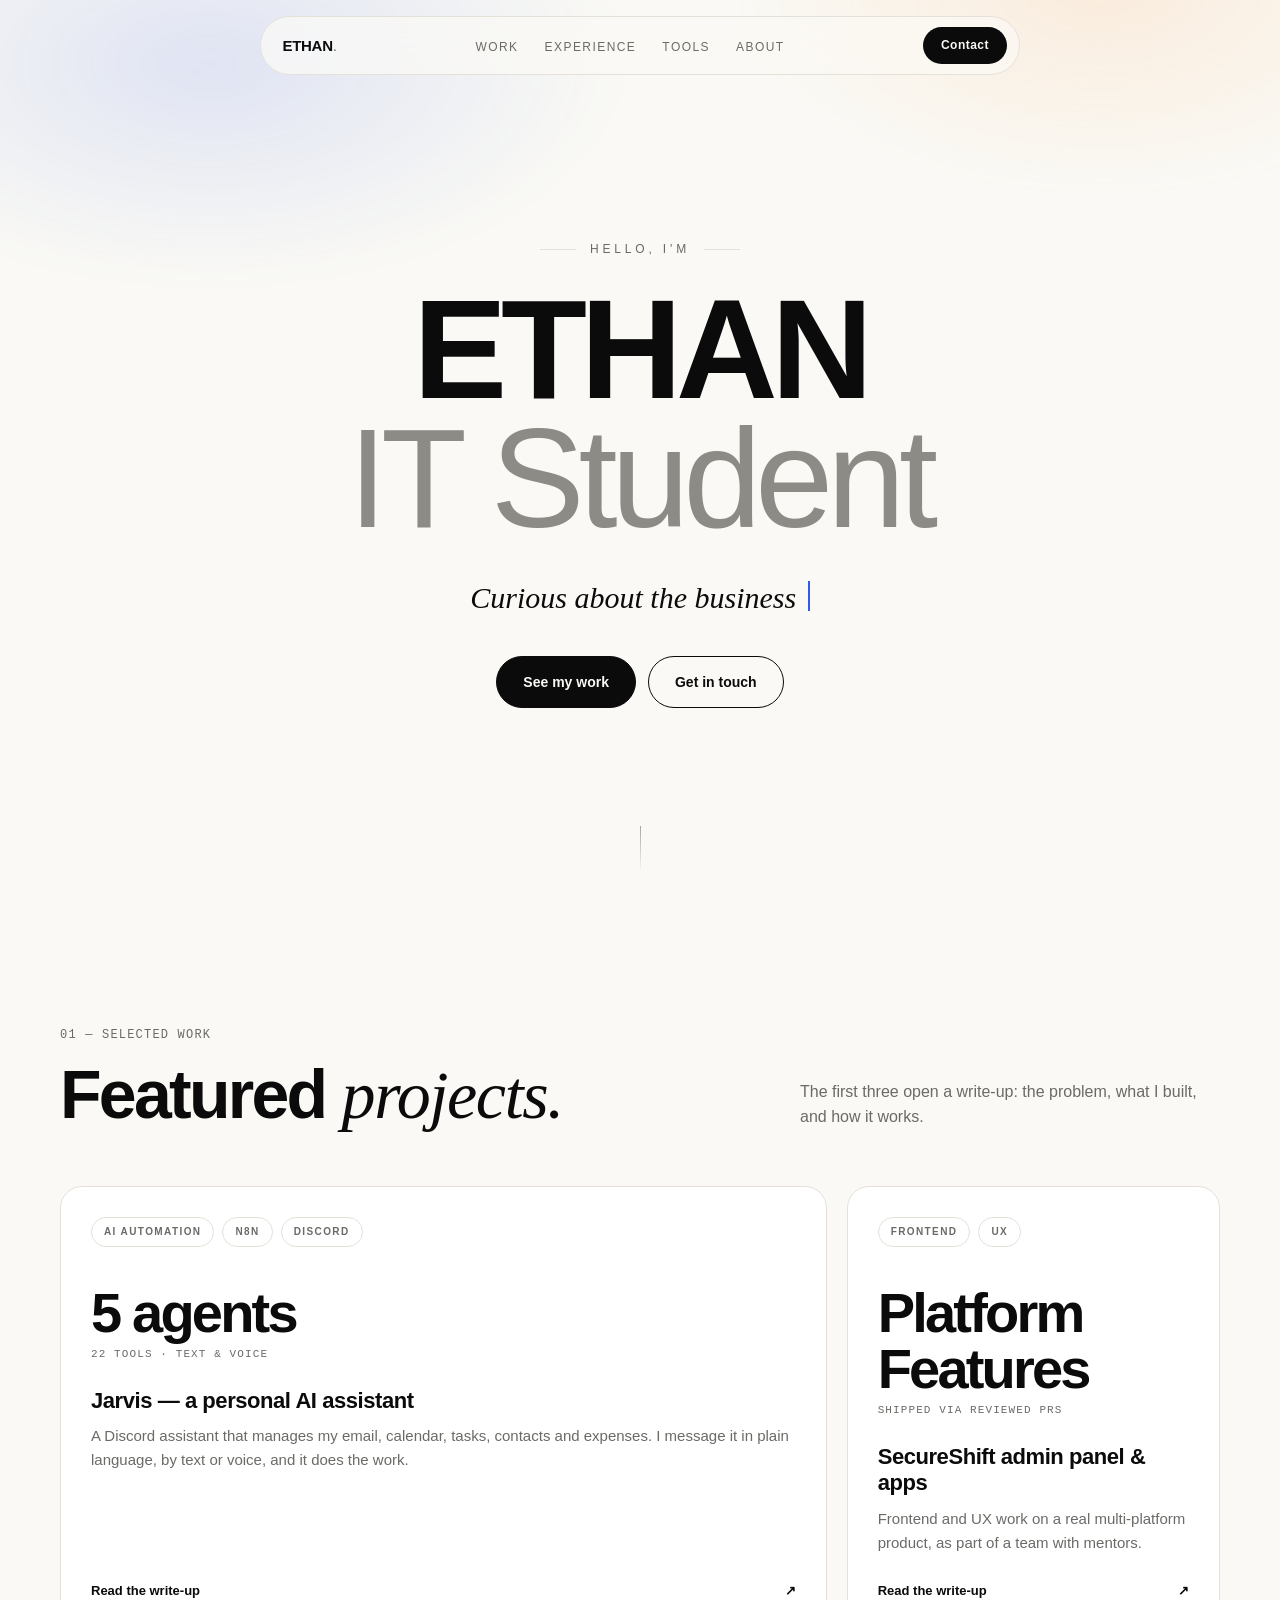
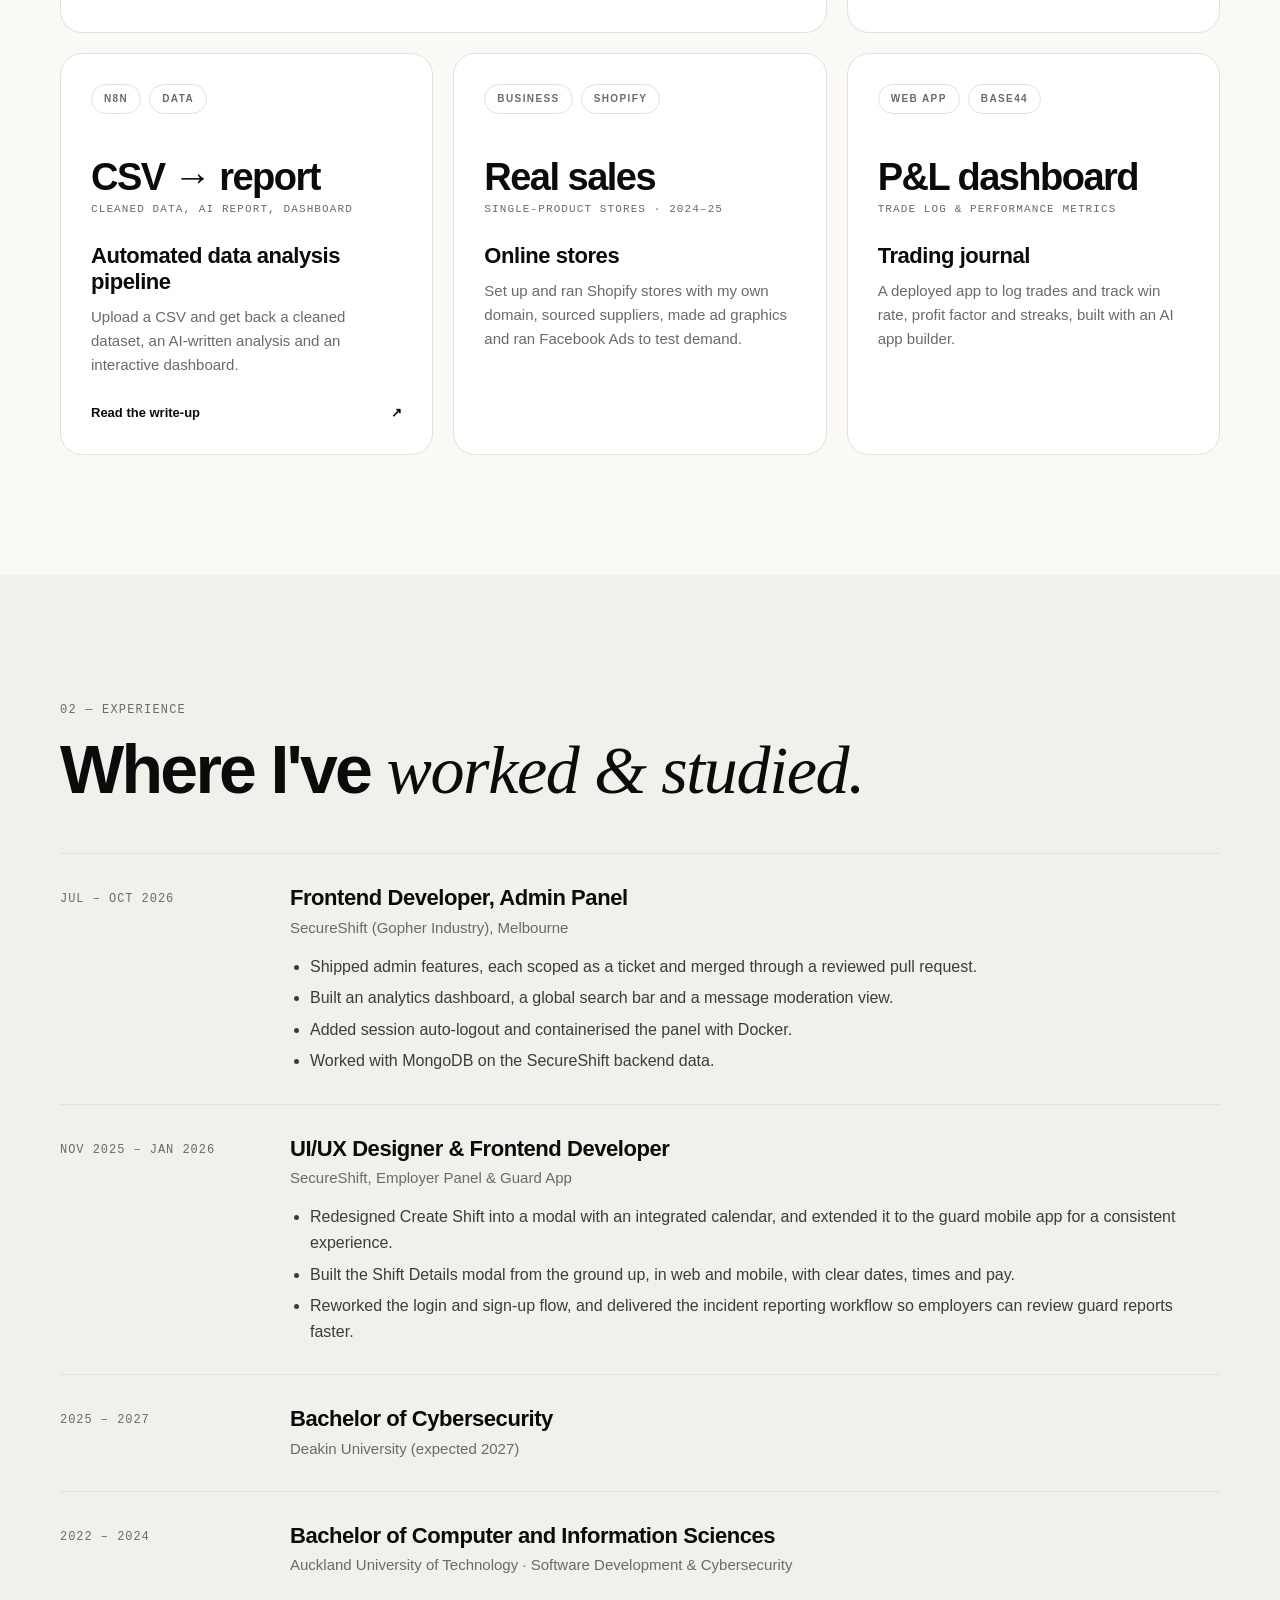
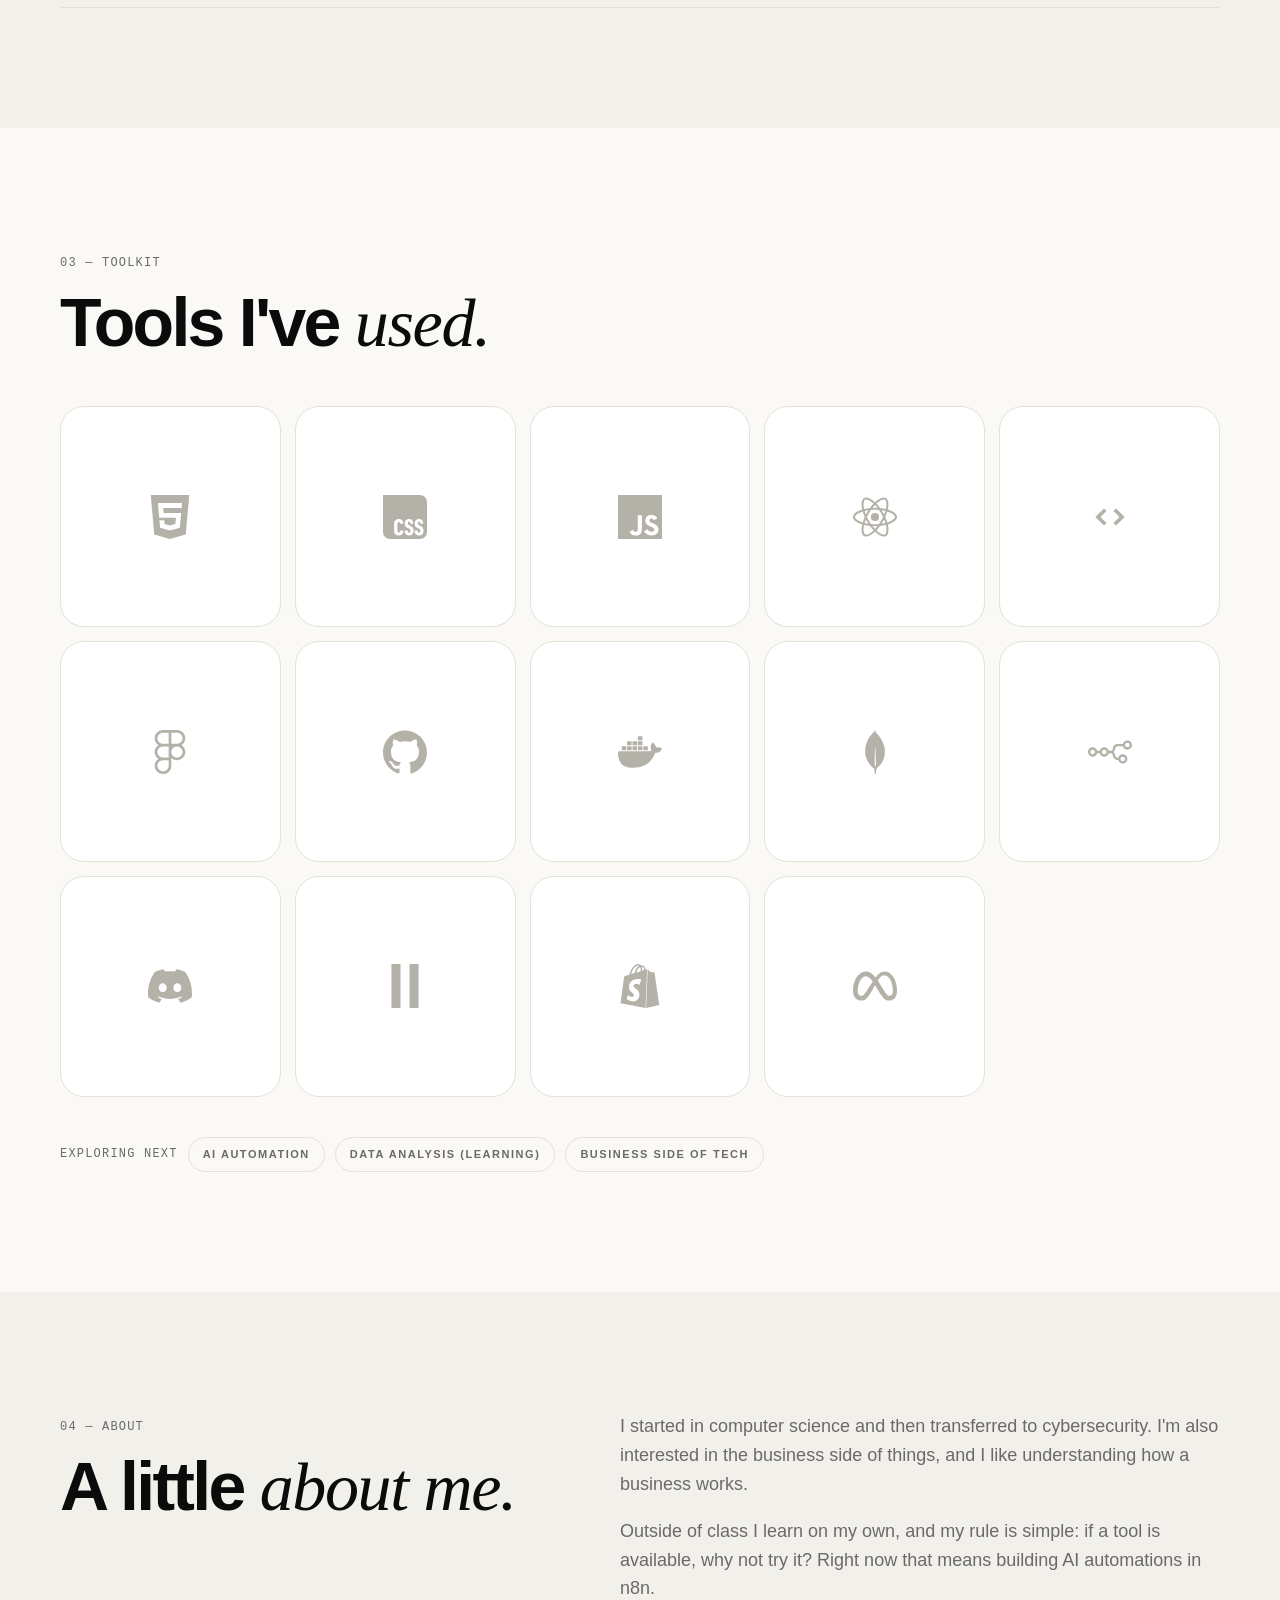
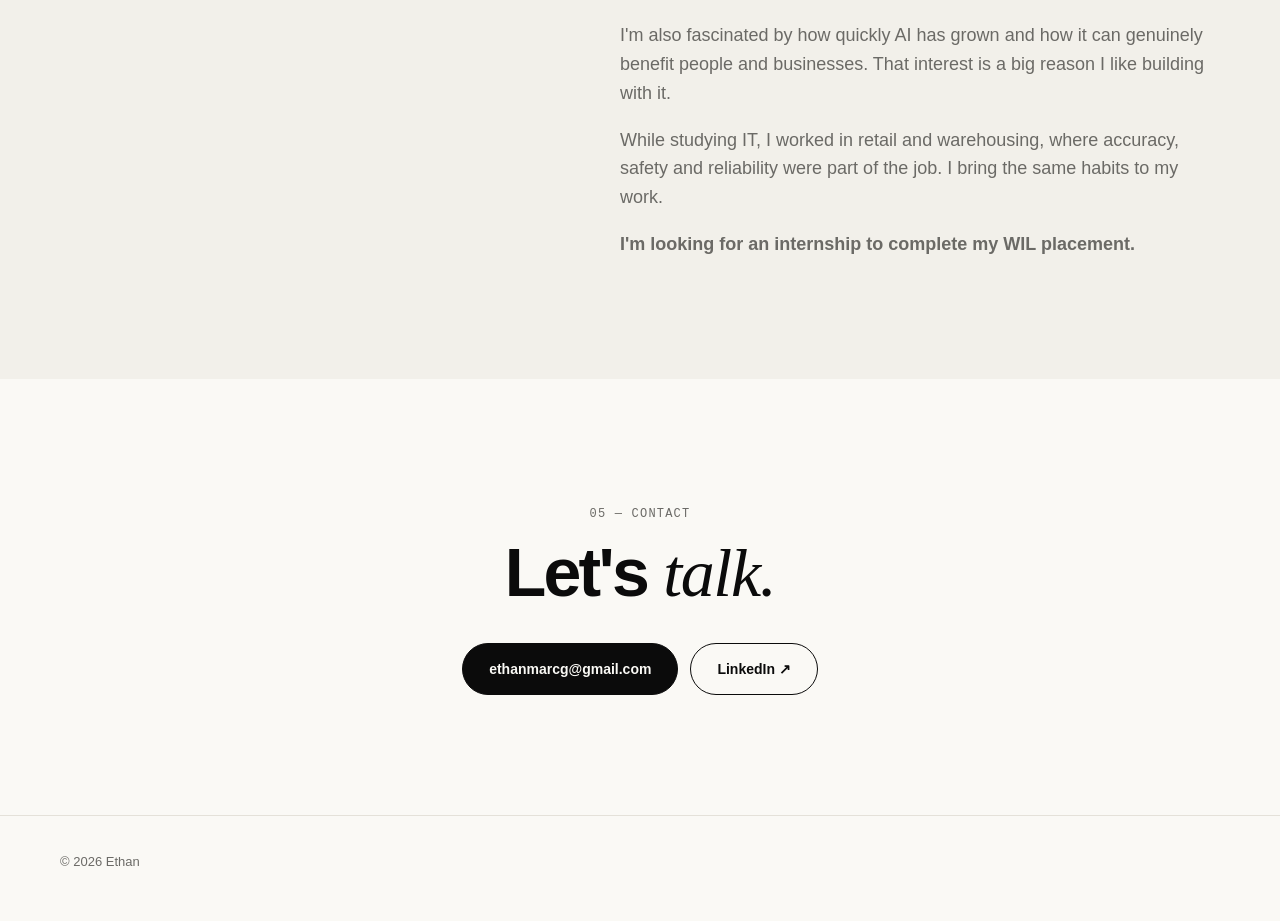
<file: index.html>
<!doctype html>
<html lang="en">
<head>
  <meta charset="utf-8">
  <meta name="viewport" content="width=device-width, initial-scale=1">
  <title>Ethan — IT Student</title>
  <meta name="description" content="Ethan, an IT student building frontend features and AI workflows, looking for a WIL internship.">
  <meta name="theme-color" content="#faf9f5">
  <link rel="stylesheet" href="styles.css">
</head>
<body>

<nav class="nav">
  <a class="logo" href="#top">ETHAN<span>.</span></a>
  <ul>
    <li><a href="#work">Work</a></li>
    <li><a href="#experience">Experience</a></li>
    <li><a href="#tools">Tools</a></li>
    <li><a href="#about">About</a></li>
  </ul>
  <a class="pill" href="#contact">Contact</a>
</nav>

<header class="hero" id="top">
  <div class="wrap">
    <span class="eyebrow">Hello, I'm</span>
    <h1>ETHAN<span class="light">IT Student</span></h1>
    <p class="role"><span id="typed" data-words='["Curious about the business side.","Learning by building.","Growing interest in AI."]'>Curious about the business side.</span><span class="caret"></span></p>
    <div class="cta">
      <a class="btn solid" href="#work">See my work</a>
      <a class="btn ghost" href="#contact">Get in touch</a>
    </div>
  </div>
  <div class="scroll-hint"></div>
</header>

<section id="work">
  <div class="wrap">
    <div class="section-head reveal">
      <div>
        <span class="label">01 — Selected work</span>
        <h2>Featured <em>projects.</em></h2>
      </div>
      <p>The first three open a write-up: the problem, what I built, and how it works.</p>
    </div>

    <div class="grid">
      <a class="card wide reveal" href="projects/jarvis.html">
        <div class="tags"><span class="tag">AI automation</span><span class="tag">n8n</span><span class="tag">Discord</span></div>
        <div class="metric">5 agents<small>22 tools · text &amp; voice</small></div>
        <h3>Jarvis — a personal AI assistant</h3>
        <p>A Discord assistant that manages my email, calendar, tasks, contacts and expenses. I message it in plain language, by text or voice, and it does the work.</p>
        <div class="more">Read the write-up <span>↗</span></div>
      </a>

      <a class="card reveal d1" href="projects/secureshift.html">
        <div class="tags"><span class="tag">Frontend</span><span class="tag">UX</span></div>
        <div class="metric">Platform Features<small>Shipped via reviewed PRs</small></div>
        <h3>SecureShift admin panel &amp; apps</h3>
        <p>Frontend and UX work on a real multi-platform product, as part of a team with mentors.</p>
        <div class="more">Read the write-up <span>↗</span></div>
      </a>

      <a class="card reveal" href="projects/data-pipeline.html">
        <div class="tags"><span class="tag">n8n</span><span class="tag">Data</span></div>
        <div class="metric sm">CSV → report<small>Cleaned data, AI report, dashboard</small></div>
        <h3>Automated data analysis pipeline</h3>
        <p>Upload a CSV and get back a cleaned dataset, an AI-written analysis and an interactive dashboard.</p>
        <div class="more">Read the write-up <span>↗</span></div>
      </a>

      <div class="card static reveal d1">
        <div class="tags"><span class="tag">Business</span><span class="tag">Shopify</span></div>
        <div class="metric sm">Real sales<small>Single-product stores · 2024–25</small></div>
        <h3>Online stores</h3>
        <p>Set up and ran Shopify stores with my own domain, sourced suppliers, made ad graphics and ran Facebook Ads to test demand.</p>
      </div>

      <div class="card static reveal d2">
        <div class="tags"><span class="tag">Web app</span><span class="tag">Base44</span></div>
        <div class="metric sm">P&amp;L dashboard<small>Trade log &amp; performance metrics</small></div>
        <h3>Trading journal</h3>
        <p>A deployed app to log trades and track win rate, profit factor and streaks, built with an AI app builder.</p>
      </div>
    </div>
  </div>
</section>

<section id="experience" style="background: var(--bg-alt);">
  <div class="wrap">
    <div class="reveal">
      <span class="label">02 — Experience</span>
      <h2>Where I've <em>worked &amp; studied.</em></h2>
    </div>
    <div class="xp reveal">
      <div class="xp-row">
        <div class="when">Jul – Oct 2026</div>
        <div>
          <h3>Frontend Developer, Admin Panel</h3>
          <div class="where">SecureShift (Gopher Industry), Melbourne</div>
          <ul>
            <li>Shipped admin features, each scoped as a ticket and merged through a reviewed pull request.</li>
            <li>Built an analytics dashboard, a global search bar and a message moderation view.</li>
            <li>Added session auto-logout and containerised the panel with Docker.</li>
            <li>Worked with MongoDB on the SecureShift backend data.</li>
          </ul>
        </div>
      </div>
      <div class="xp-row">
        <div class="when">Nov 2025 – Jan 2026</div>
        <div>
          <h3>UI/UX Designer &amp; Frontend Developer</h3>
          <div class="where">SecureShift, Employer Panel &amp; Guard App</div>
          <ul>
            <li>Redesigned Create Shift into a modal with an integrated calendar, and extended it to the guard mobile app for a consistent experience.</li>
            <li>Built the Shift Details modal from the ground up, in web and mobile, with clear dates, times and pay.</li>
            <li>Reworked the login and sign-up flow, and delivered the incident reporting workflow so employers can review guard reports faster.</li>
          </ul>
        </div>
      </div>
      <div class="xp-row">
        <div class="when">2025 – 2027</div>
        <div>
          <h3>Bachelor of Cybersecurity</h3>
          <div class="where">Deakin University (expected 2027)</div>
        </div>
      </div>
      <div class="xp-row">
        <div class="when">2022 – 2024</div>
        <div>
          <h3>Bachelor of Computer and Information Sciences</h3>
          <div class="where">Auckland University of Technology · Software Development &amp; Cybersecurity</div>
        </div>
      </div>
    </div>
  </div>
</section>

<section id="tools">
  <div class="wrap">
    <div class="reveal">
      <span class="label">03 — Toolkit</span>
      <h2>Tools I've <em>used.</em></h2>
    </div>
    <div class="tools reveal">
      <div class="logo-tile" tabindex="0" style="--brand:#E34F26"><svg viewBox="0 0 24 24" role="img" aria-label="HTML"><path d="M1.5 0h21l-1.91 21.563L11.977 24l-8.564-2.438L1.5 0zm7.031 9.75l-.232-2.718 10.059.003.23-2.622L5.412 4.41l.698 8.01h9.126l-.326 3.426-2.91.804-2.955-.81-.188-2.11H6.248l.33 4.171L12 19.351l5.379-1.443.744-8.157H8.531z"/></svg><span>HTML</span></div>
      <div class="logo-tile" tabindex="0" style="--brand:#663399"><svg viewBox="0 0 24 24" role="img" aria-label="CSS"><path d="M0 0v20.16A3.84 3.84 0 0 0 3.84 24h16.32A3.84 3.84 0 0 0 24 20.16V3.84A3.84 3.84 0 0 0 20.16 0Zm14.256 13.08c1.56 0 2.28 1.08 2.304 2.64h-1.608c.024-.288-.048-.6-.144-.84-.096-.192-.288-.264-.552-.264-.456 0-.696.264-.696.84-.024.576.288.888.768 1.08.72.288 1.608.744 1.92 1.296q.432.648.432 1.656c0 1.608-.912 2.592-2.496 2.592-1.656 0-2.4-1.032-2.424-2.688h1.68c0 .792.264 1.176.792 1.176.264 0 .456-.072.552-.24.192-.312.24-1.176-.048-1.512-.312-.408-.912-.6-1.32-.816q-.828-.396-1.224-.936c-.24-.36-.36-.888-.36-1.536 0-1.44.936-2.472 2.424-2.448m5.4 0c1.584 0 2.304 1.08 2.328 2.64h-1.608c0-.288-.048-.6-.168-.84-.096-.192-.264-.264-.528-.264-.48 0-.72.264-.72.84s.288.888.792 1.08c.696.288 1.608.744 1.92 1.296.264.432.408.984.408 1.656.024 1.608-.888 2.592-2.472 2.592-1.68 0-2.424-1.056-2.448-2.688h1.68c0 .744.264 1.176.792 1.176.264 0 .456-.072.552-.24.216-.312.264-1.176-.048-1.512-.288-.408-.888-.6-1.32-.816-.552-.264-.96-.576-1.2-.936s-.36-.888-.36-1.536c-.024-1.44.912-2.472 2.4-2.448m-11.031.018c.711-.006 1.419.198 1.839.63.432.432.672 1.128.648 1.992H9.336c.024-.456-.096-.792-.432-.96-.312-.144-.768-.048-.888.24-.12.264-.192.576-.168.864v3.504c0 .744.264 1.128.768 1.128a.65.65 0 0 0 .552-.264c.168-.24.192-.552.168-.84h1.776c.096 1.632-.984 2.712-2.568 2.688-1.536 0-2.496-.864-2.472-2.472v-4.032c0-.816.24-1.44.696-1.848.432-.408 1.146-.624 1.857-.63"/></svg><span>CSS</span></div>
      <div class="logo-tile" tabindex="0" style="--brand:#D4B800"><svg viewBox="0 0 24 24" role="img" aria-label="JavaScript"><path d="M0 0h24v24H0V0zm22.034 18.276c-.175-1.095-.888-2.015-3.003-2.873-.736-.345-1.554-.585-1.797-1.14-.091-.33-.105-.51-.046-.705.15-.646.915-.84 1.515-.66.39.12.75.42.976.9 1.034-.676 1.034-.676 1.755-1.125-.27-.42-.404-.601-.586-.78-.63-.705-1.469-1.065-2.834-1.034l-.705.089c-.676.165-1.32.525-1.71 1.005-1.14 1.291-.811 3.541.569 4.471 1.365 1.02 3.361 1.244 3.616 2.205.24 1.17-.87 1.545-1.966 1.41-.811-.18-1.26-.586-1.755-1.336l-1.83 1.051c.21.48.45.689.81 1.109 1.74 1.756 6.09 1.666 6.871-1.004.029-.09.24-.705.074-1.65l.046.067zm-8.983-7.245h-2.248c0 1.938-.009 3.864-.009 5.805 0 1.232.063 2.363-.138 2.711-.33.689-1.18.601-1.566.48-.396-.196-.597-.466-.83-.855-.063-.105-.11-.196-.127-.196l-1.825 1.125c.305.63.75 1.172 1.324 1.517.855.51 2.004.675 3.207.405.783-.226 1.458-.691 1.811-1.411.51-.93.402-2.07.397-3.346.012-2.054 0-4.109 0-6.179l.004-.056z"/></svg><span>JavaScript</span></div>
      <div class="logo-tile" tabindex="0" style="--brand:#149ECA"><svg viewBox="0 0 24 24" role="img" aria-label="React"><path d="M14.23 12.004a2.236 2.236 0 0 1-2.235 2.236 2.236 2.236 0 0 1-2.236-2.236 2.236 2.236 0 0 1 2.235-2.236 2.236 2.236 0 0 1 2.236 2.236zm2.648-10.69c-1.346 0-3.107.96-4.888 2.622-1.78-1.653-3.542-2.602-4.887-2.602-.41 0-.783.093-1.106.278-1.375.793-1.683 3.264-.973 6.365C1.98 8.917 0 10.42 0 12.004c0 1.59 1.99 3.097 5.043 4.03-.704 3.113-.39 5.588.988 6.38.32.187.69.275 1.102.275 1.345 0 3.107-.96 4.888-2.624 1.78 1.654 3.542 2.603 4.887 2.603.41 0 .783-.09 1.106-.275 1.374-.792 1.683-3.263.973-6.365C22.02 15.096 24 13.59 24 12.004c0-1.59-1.99-3.097-5.043-4.032.704-3.11.39-5.587-.988-6.38-.318-.184-.688-.277-1.092-.278zm-.005 1.09v.006c.225 0 .406.044.558.127.666.382.955 1.835.73 3.704-.054.46-.142.945-.25 1.44-.96-.236-2.006-.417-3.107-.534-.66-.905-1.345-1.727-2.035-2.447 1.592-1.48 3.087-2.292 4.105-2.295zm-9.77.02c1.012 0 2.514.808 4.11 2.28-.686.72-1.37 1.537-2.02 2.442-1.107.117-2.154.298-3.113.538-.112-.49-.195-.964-.254-1.42-.23-1.868.054-3.32.714-3.707.19-.09.4-.127.563-.132zm4.882 3.05c.455.468.91.992 1.36 1.564-.44-.02-.89-.034-1.345-.034-.46 0-.915.01-1.36.034.44-.572.895-1.096 1.345-1.565zM12 8.1c.74 0 1.477.034 2.202.093.406.582.802 1.203 1.183 1.86.372.64.71 1.29 1.018 1.946-.308.655-.646 1.31-1.013 1.95-.38.66-.773 1.288-1.18 1.87-.728.063-1.466.098-2.21.098-.74 0-1.477-.035-2.202-.093-.406-.582-.802-1.204-1.183-1.86-.372-.64-.71-1.29-1.018-1.946.303-.657.646-1.313 1.013-1.954.38-.66.773-1.286 1.18-1.868.728-.064 1.466-.098 2.21-.098zm-3.635.254c-.24.377-.48.763-.704 1.16-.225.39-.435.782-.635 1.174-.265-.656-.49-1.31-.676-1.947.64-.15 1.315-.283 2.015-.386zm7.26 0c.695.103 1.365.23 2.006.387-.18.632-.405 1.282-.66 1.933-.2-.39-.41-.783-.64-1.174-.225-.392-.465-.774-.705-1.146zm3.063.675c.484.15.944.317 1.375.498 1.732.74 2.852 1.708 2.852 2.476-.005.768-1.125 1.74-2.857 2.475-.42.18-.88.342-1.355.493-.28-.958-.646-1.956-1.1-2.98.45-1.017.81-2.01 1.085-2.964zm-13.395.004c.278.96.645 1.957 1.1 2.98-.45 1.017-.812 2.01-1.086 2.964-.484-.15-.944-.318-1.37-.5-1.732-.737-2.852-1.706-2.852-2.474 0-.768 1.12-1.742 2.852-2.476.42-.18.88-.342 1.356-.494zm11.678 4.28c.265.657.49 1.312.676 1.948-.64.157-1.316.29-2.016.39.24-.375.48-.762.705-1.158.225-.39.435-.788.636-1.18zm-9.945.02c.2.392.41.783.64 1.175.23.39.465.772.705 1.143-.695-.102-1.365-.23-2.006-.386.18-.63.406-1.282.66-1.933zM17.92 16.32c.112.493.2.968.254 1.423.23 1.868-.054 3.32-.714 3.708-.147.09-.338.128-.563.128-1.012 0-2.514-.807-4.11-2.28.686-.72 1.37-1.536 2.02-2.44 1.107-.118 2.154-.3 3.113-.54zm-11.83.01c.96.234 2.006.415 3.107.532.66.905 1.345 1.727 2.035 2.446-1.595 1.483-3.092 2.295-4.11 2.295-.22-.005-.406-.05-.553-.132-.666-.38-.955-1.834-.73-3.703.054-.46.142-.944.25-1.438zm4.56.64c.44.02.89.034 1.345.034.46 0 .915-.01 1.36-.034-.44.572-.895 1.095-1.345 1.565-.455-.47-.91-.993-1.36-1.565z"/></svg><span>React</span></div>
      <div class="logo-tile" tabindex="0" style="--brand:#007ACC"><svg viewBox="0 0 24 24" role="img" aria-label="VS Code"><path d="M8.7 7.3 4 12l4.7 4.7 1.4-1.4L6.8 12l3.3-3.3zm6.6 0-1.4 1.4 3.3 3.3-3.3 3.3 1.4 1.4L20 12z"/></svg><span>VS Code</span></div>
      <div class="logo-tile" tabindex="0" style="--brand:#F24E1E"><svg viewBox="0 0 24 24" role="img" aria-label="Figma"><path d="M15.852 8.981h-4.588V0h4.588c2.476 0 4.49 2.014 4.49 4.49s-2.014 4.491-4.49 4.491zM12.735 7.51h3.117c1.665 0 3.019-1.355 3.019-3.019s-1.355-3.019-3.019-3.019h-3.117V7.51zm0 1.471H8.148c-2.476 0-4.49-2.014-4.49-4.49S5.672 0 8.148 0h4.588v8.981zm-4.587-7.51c-1.665 0-3.019 1.355-3.019 3.019s1.354 3.02 3.019 3.02h3.117V1.471H8.148zm4.587 15.019H8.148c-2.476 0-4.49-2.014-4.49-4.49s2.014-4.49 4.49-4.49h4.588v8.98zM8.148 8.981c-1.665 0-3.019 1.355-3.019 3.019s1.355 3.019 3.019 3.019h3.117V8.981H8.148zM8.172 24c-2.489 0-4.515-2.014-4.515-4.49s2.014-4.49 4.49-4.49h4.588v4.441c0 2.503-2.047 4.539-4.563 4.539zm-.024-7.51a3.023 3.023 0 0 0-3.019 3.019c0 1.665 1.365 3.019 3.044 3.019 1.705 0 3.093-1.376 3.093-3.068v-2.97H8.148zm7.704 0h-.098c-2.476 0-4.49-2.014-4.49-4.49s2.014-4.49 4.49-4.49h.098c2.476 0 4.49 2.014 4.49 4.49s-2.014 4.49-4.49 4.49zm-.097-7.509c-1.665 0-3.019 1.355-3.019 3.019s1.355 3.019 3.019 3.019h.098c1.665 0 3.019-1.355 3.019-3.019s-1.355-3.019-3.019-3.019h-.098z"/></svg><span>Figma</span></div>
      <div class="logo-tile" tabindex="0" style="--brand:#111111"><svg viewBox="0 0 24 24" role="img" aria-label="GitHub"><path d="M12 .297c-6.63 0-12 5.373-12 12 0 5.303 3.438 9.8 8.205 11.385.6.113.82-.258.82-.577 0-.285-.01-1.04-.015-2.04-3.338.724-4.042-1.61-4.042-1.61C4.422 18.07 3.633 17.7 3.633 17.7c-1.087-.744.084-.729.084-.729 1.205.084 1.838 1.236 1.838 1.236 1.07 1.835 2.809 1.305 3.495.998.108-.776.417-1.305.76-1.605-2.665-.3-5.466-1.332-5.466-5.93 0-1.31.465-2.38 1.235-3.22-.135-.303-.54-1.523.105-3.176 0 0 1.005-.322 3.3 1.23.96-.267 1.98-.399 3-.405 1.02.006 2.04.138 3 .405 2.28-1.552 3.285-1.23 3.285-1.23.645 1.653.24 2.873.12 3.176.765.84 1.23 1.91 1.23 3.22 0 4.61-2.805 5.625-5.475 5.92.42.36.81 1.096.81 2.22 0 1.606-.015 2.896-.015 3.286 0 .315.21.69.825.57C20.565 22.092 24 17.592 24 12.297c0-6.627-5.373-12-12-12"/></svg><span>GitHub</span></div>
      <div class="logo-tile" tabindex="0" style="--brand:#2496ED"><svg viewBox="0 0 24 24" role="img" aria-label="Docker"><path d="M13.983 11.078h2.119a.186.186 0 00.186-.185V9.006a.186.186 0 00-.186-.186h-2.119a.185.185 0 00-.185.185v1.888c0 .102.083.185.185.185m-2.954-5.43h2.118a.186.186 0 00.186-.186V3.574a.186.186 0 00-.186-.185h-2.118a.185.185 0 00-.185.185v1.888c0 .102.082.185.185.185m0 2.716h2.118a.187.187 0 00.186-.186V6.29a.186.186 0 00-.186-.185h-2.118a.185.185 0 00-.185.185v1.887c0 .102.082.185.185.186m-2.93 0h2.12a.186.186 0 00.184-.186V6.29a.185.185 0 00-.185-.185H8.1a.185.185 0 00-.185.185v1.887c0 .102.083.185.185.186m-2.964 0h2.119a.186.186 0 00.185-.186V6.29a.185.185 0 00-.185-.185H5.136a.186.186 0 00-.186.185v1.887c0 .102.084.185.186.186m5.893 2.715h2.118a.186.186 0 00.186-.185V9.006a.186.186 0 00-.186-.186h-2.118a.185.185 0 00-.185.185v1.888c0 .102.082.185.185.185m-2.93 0h2.12a.185.185 0 00.184-.185V9.006a.185.185 0 00-.184-.186h-2.12a.185.185 0 00-.184.185v1.888c0 .102.083.185.185.185m-2.964 0h2.119a.185.185 0 00.185-.185V9.006a.185.185 0 00-.184-.186h-2.12a.186.186 0 00-.186.186v1.887c0 .102.084.185.186.185m-2.92 0h2.12a.185.185 0 00.184-.185V9.006a.185.185 0 00-.184-.186h-2.12a.185.185 0 00-.184.185v1.888c0 .102.082.185.185.185M23.763 9.89c-.065-.051-.672-.51-1.954-.51-.338.001-.676.03-1.01.087-.248-1.7-1.653-2.53-1.716-2.566l-.344-.199-.226.327c-.284.438-.49.922-.612 1.43-.23.97-.09 1.882.403 2.661-.595.332-1.55.413-1.744.42H.751a.751.751 0 00-.75.748 11.376 11.376 0 00.692 4.062c.545 1.428 1.355 2.48 2.41 3.124 1.18.723 3.1 1.137 5.275 1.137.983.003 1.963-.086 2.93-.266a12.248 12.248 0 003.823-1.389c.98-.567 1.86-1.288 2.61-2.136 1.252-1.418 1.998-2.997 2.553-4.4h.221c1.372 0 2.215-.549 2.68-1.009.309-.293.55-.65.707-1.046l.098-.288Z"/></svg><span>Docker</span></div>
      <div class="logo-tile" tabindex="0" style="--brand:#47A248"><svg viewBox="0 0 24 24" role="img" aria-label="MongoDB"><path d="M17.193 9.555c-1.264-5.58-4.252-7.414-4.573-8.115-.28-.394-.53-.954-.735-1.44-.036.495-.055.685-.523 1.184-.723.566-4.438 3.682-4.74 10.02-.282 5.912 4.27 9.435 4.888 9.884l.07.05A73.49 73.49 0 0111.91 24h.481c.114-1.032.284-2.056.51-3.07.417-.296.604-.463.85-.693a11.342 11.342 0 003.639-8.464c.01-.814-.103-1.662-.197-2.218zm-5.336 8.195s0-8.291.275-8.29c.213 0 .49 10.695.49 10.695-.381-.045-.765-1.76-.765-2.405z"/></svg><span>MongoDB</span></div>
      <div class="logo-tile" tabindex="0" style="--brand:#EA4B71"><svg viewBox="0 0 24 24" role="img" aria-label="n8n"><path d="M21.4737 5.6842c-1.1772 0-2.1663.8051-2.4468 1.8947h-2.8955c-1.235 0-2.289.893-2.492 2.111l-.1038.623a1.263 1.263 0 0 1-1.246 1.0555H11.289c-.2805-1.0896-1.2696-1.8947-2.4468-1.8947s-2.1663.8051-2.4467 1.8947H4.973c-.2805-1.0896-1.2696-1.8947-2.4468-1.8947C1.1311 9.4737 0 10.6047 0 12s1.131 2.5263 2.5263 2.5263c1.1772 0 2.1663-.8051 2.4468-1.8947h1.4223c.2804 1.0896 1.2696 1.8947 2.4467 1.8947 1.1772 0 2.1663-.8051 2.4468-1.8947h1.0008a1.263 1.263 0 0 1 1.2459 1.0555l.1038.623c.203 1.218 1.257 2.111 2.492 2.111h.3692c.2804 1.0895 1.2696 1.8947 2.4468 1.8947 1.3952 0 2.5263-1.131 2.5263-2.5263s-1.131-2.5263-2.5263-2.5263c-1.1772 0-2.1664.805-2.4468 1.8947h-.3692a1.263 1.263 0 0 1-1.246-1.0555l-.1037-.623A2.52 2.52 0 0 0 13.9607 12a2.52 2.52 0 0 0 .821-1.4794l.1038-.623a1.263 1.263 0 0 1 1.2459-1.0555h2.8955c.2805 1.0896 1.2696 1.8947 2.4468 1.8947 1.3952 0 2.5263-1.131 2.5263-2.5263s-1.131-2.5263-2.5263-2.5263m0 1.2632a1.263 1.263 0 0 1 1.2631 1.2631 1.263 1.263 0 0 1-1.2631 1.2632 1.263 1.263 0 0 1-1.2632-1.2632 1.263 1.263 0 0 1 1.2632-1.2631M2.5263 10.7368A1.263 1.263 0 0 1 3.7895 12a1.263 1.263 0 0 1-1.2632 1.2632A1.263 1.263 0 0 1 1.2632 12a1.263 1.263 0 0 1 1.2631-1.2632m6.3158 0A1.263 1.263 0 0 1 10.1053 12a1.263 1.263 0 0 1-1.2632 1.2632A1.263 1.263 0 0 1 7.579 12a1.263 1.263 0 0 1 1.2632-1.2632m10.1053 3.7895a1.263 1.263 0 0 1 1.2631 1.2632 1.263 1.263 0 0 1-1.2631 1.2631 1.263 1.263 0 0 1-1.2632-1.2631 1.263 1.263 0 0 1 1.2632-1.2632"/></svg><span>n8n</span></div>
      <div class="logo-tile" tabindex="0" style="--brand:#5865F2"><svg viewBox="0 0 24 24" role="img" aria-label="Discord"><path d="M20.317 4.3698a19.7913 19.7913 0 00-4.8851-1.5152.0741.0741 0 00-.0785.0371c-.211.3753-.4447.8648-.6083 1.2495-1.8447-.2762-3.68-.2762-5.4868 0-.1636-.3933-.4058-.8742-.6177-1.2495a.077.077 0 00-.0785-.037 19.7363 19.7363 0 00-4.8852 1.515.0699.0699 0 00-.0321.0277C.5334 9.0458-.319 13.5799.0992 18.0578a.0824.0824 0 00.0312.0561c2.0528 1.5076 4.0413 2.4228 5.9929 3.0294a.0777.0777 0 00.0842-.0276c.4616-.6304.8731-1.2952 1.226-1.9942a.076.076 0 00-.0416-.1057c-.6528-.2476-1.2743-.5495-1.8722-.8923a.077.077 0 01-.0076-.1277c.1258-.0943.2517-.1923.3718-.2914a.0743.0743 0 01.0776-.0105c3.9278 1.7933 8.18 1.7933 12.0614 0a.0739.0739 0 01.0785.0095c.1202.099.246.1981.3728.2924a.077.077 0 01-.0066.1276 12.2986 12.2986 0 01-1.873.8914.0766.0766 0 00-.0407.1067c.3604.698.7719 1.3628 1.225 1.9932a.076.076 0 00.0842.0286c1.961-.6067 3.9495-1.5219 6.0023-3.0294a.077.077 0 00.0313-.0552c.5004-5.177-.8382-9.6739-3.5485-13.6604a.061.061 0 00-.0312-.0286zM8.02 15.3312c-1.1825 0-2.1569-1.0857-2.1569-2.419 0-1.3332.9555-2.4189 2.157-2.4189 1.2108 0 2.1757 1.0952 2.1568 2.419 0 1.3332-.9555 2.4189-2.1569 2.4189zm7.9748 0c-1.1825 0-2.1569-1.0857-2.1569-2.419 0-1.3332.9554-2.4189 2.1569-2.4189 1.2108 0 2.1757 1.0952 2.1568 2.419 0 1.3332-.946 2.4189-2.1568 2.4189Z"/></svg><span>Discord</span></div>
      <div class="logo-tile" tabindex="0" style="--brand:#111111"><svg viewBox="0 0 24 24" role="img" aria-label="ElevenLabs"><path d="M4.6035 0v24h4.9317V0zm9.8613 0v24h4.9317V0z"/></svg><span>ElevenLabs</span></div>
      <div class="logo-tile" tabindex="0" style="--brand:#7AB55C"><svg viewBox="0 0 24 24" role="img" aria-label="Shopify"><path d="M15.337 23.979l7.216-1.561s-2.604-17.613-2.625-17.73c-.018-.116-.114-.192-.211-.192s-1.929-.136-1.929-.136-1.275-1.274-1.439-1.411c-.045-.037-.075-.057-.121-.074l-.914 21.104h.023zM11.71 11.305s-.81-.424-1.774-.424c-1.447 0-1.504.906-1.504 1.141 0 1.232 3.24 1.715 3.24 4.629 0 2.295-1.44 3.76-3.406 3.76-2.354 0-3.54-1.465-3.54-1.465l.646-2.086s1.245 1.066 2.28 1.066c.675 0 .975-.545.975-.932 0-1.619-2.654-1.694-2.654-4.359-.034-2.237 1.571-4.416 4.827-4.416 1.257 0 1.875.361 1.875.361l-.945 2.715-.02.01zM11.17.83c.136 0 .271.038.405.135-.984.465-2.064 1.639-2.508 3.992-.656.213-1.293.405-1.889.578C7.697 3.75 8.951.84 11.17.84V.83zm1.235 2.949v.135c-.754.232-1.583.484-2.394.736.466-1.777 1.333-2.645 2.085-2.971.193.501.309 1.176.309 2.1zm.539-2.234c.694.074 1.141.867 1.429 1.755-.349.114-.735.231-1.158.366v-.252c0-.752-.096-1.371-.271-1.871v.002zm2.992 1.289c-.02 0-.06.021-.078.021s-.289.075-.714.21c-.423-1.233-1.176-2.37-2.508-2.37h-.115C12.135.209 11.669 0 11.265 0 8.159 0 6.675 3.877 6.21 5.846c-1.194.365-2.063.636-2.16.674-.675.213-.694.232-.772.87-.075.462-1.83 14.063-1.83 14.063L15.009 24l.927-21.166z"/></svg><span>Shopify</span></div>
      <div class="logo-tile" tabindex="0" style="--brand:#0467DF"><svg viewBox="0 0 24 24" role="img" aria-label="Meta Ads"><path d="M6.915 4.03c-1.968 0-3.683 1.28-4.871 3.113C.704 9.208 0 11.883 0 14.449c0 .706.07 1.369.21 1.973a6.624 6.624 0 0 0 .265.86 5.297 5.297 0 0 0 .371.761c.696 1.159 1.818 1.927 3.593 1.927 1.497 0 2.633-.671 3.965-2.444.76-1.012 1.144-1.626 2.663-4.32l.756-1.339.186-.325c.061.1.121.196.183.3l2.152 3.595c.724 1.21 1.665 2.556 2.47 3.314 1.046.987 1.992 1.22 3.06 1.22 1.075 0 1.876-.355 2.455-.843a3.743 3.743 0 0 0 .81-.973c.542-.939.861-2.127.861-3.745 0-2.72-.681-5.357-2.084-7.45-1.282-1.912-2.957-2.93-4.716-2.93-1.047 0-2.088.467-3.053 1.308-.652.57-1.257 1.29-1.82 2.05-.69-.875-1.335-1.547-1.958-2.056-1.182-.966-2.315-1.303-3.454-1.303zm10.16 2.053c1.147 0 2.188.758 2.992 1.999 1.132 1.748 1.647 4.195 1.647 6.4 0 1.548-.368 2.9-1.839 2.9-.58 0-1.027-.23-1.664-1.004-.496-.601-1.343-1.878-2.832-4.358l-.617-1.028a44.908 44.908 0 0 0-1.255-1.98c.07-.109.141-.224.211-.327 1.12-1.667 2.118-2.602 3.358-2.602zm-10.201.553c1.265 0 2.058.791 2.675 1.446.307.327.737.871 1.234 1.579l-1.02 1.566c-.757 1.163-1.882 3.017-2.837 4.338-1.191 1.649-1.81 1.817-2.486 1.817-.524 0-1.038-.237-1.383-.794-.263-.426-.464-1.13-.464-2.046 0-2.221.63-4.535 1.66-6.088.454-.687.964-1.226 1.533-1.533a2.264 2.264 0 0 1 1.088-.285z"/></svg><span>Meta Ads</span></div>
    </div>
    <div class="exploring reveal">
      <span class="label">Exploring next</span>
      <span class="tag">AI automation</span>
      <span class="tag">Data analysis (learning)</span>
      <span class="tag">Business side of tech</span>
    </div>
  </div>
</section>

<section id="about" style="background: var(--bg-alt);">
  <div class="wrap about">
    <div class="reveal">
      <span class="label">04 — About</span>
      <h2>A little <em>about me.</em></h2>
    </div>
    <div class="reveal d1">
      <p>I started in computer science and then transferred to cybersecurity. I'm also interested in the business side of things, and I like understanding how a business works.</p>
      <p>Outside of class I learn on my own, and my rule is simple: if a tool is available, why not try it? Right now that means building AI automations in n8n.</p>
      <p>I'm also fascinated by how quickly AI has grown and how it can genuinely benefit people and businesses. That interest is a big reason I like building with it.</p>
      <p>While studying IT, I worked in retail and warehousing, where accuracy, safety and reliability were part of the job. I bring the same habits to my work.</p>
      <p><b>I'm looking for an internship to complete my WIL placement.</b></p>
    </div>
  </div>
</section>

<section class="contact" id="contact">
  <div class="wrap reveal">
    <span class="label">05 — Contact</span>
    <h2>Let's <em>talk.</em></h2>
    <div class="cta">
      <a class="btn solid" id="copy-email" href="mailto:ethanmarcg@gmail.com?subject=Hello%20Ethan" data-email="ethanmarcg@gmail.com" title="Click to copy">ethanmarcg@gmail.com</a>
      <a class="btn ghost" href="https://www.linkedin.com/in/ethan-gaylan/" target="_blank" rel="noopener">LinkedIn ↗</a>
    </div>
  </div>
</section>

<footer>
  <div class="wrap"><span>© 2026 Ethan</span></div>
</footer>

<script src="script.js" defer></script>
</body>
</html>
</file>
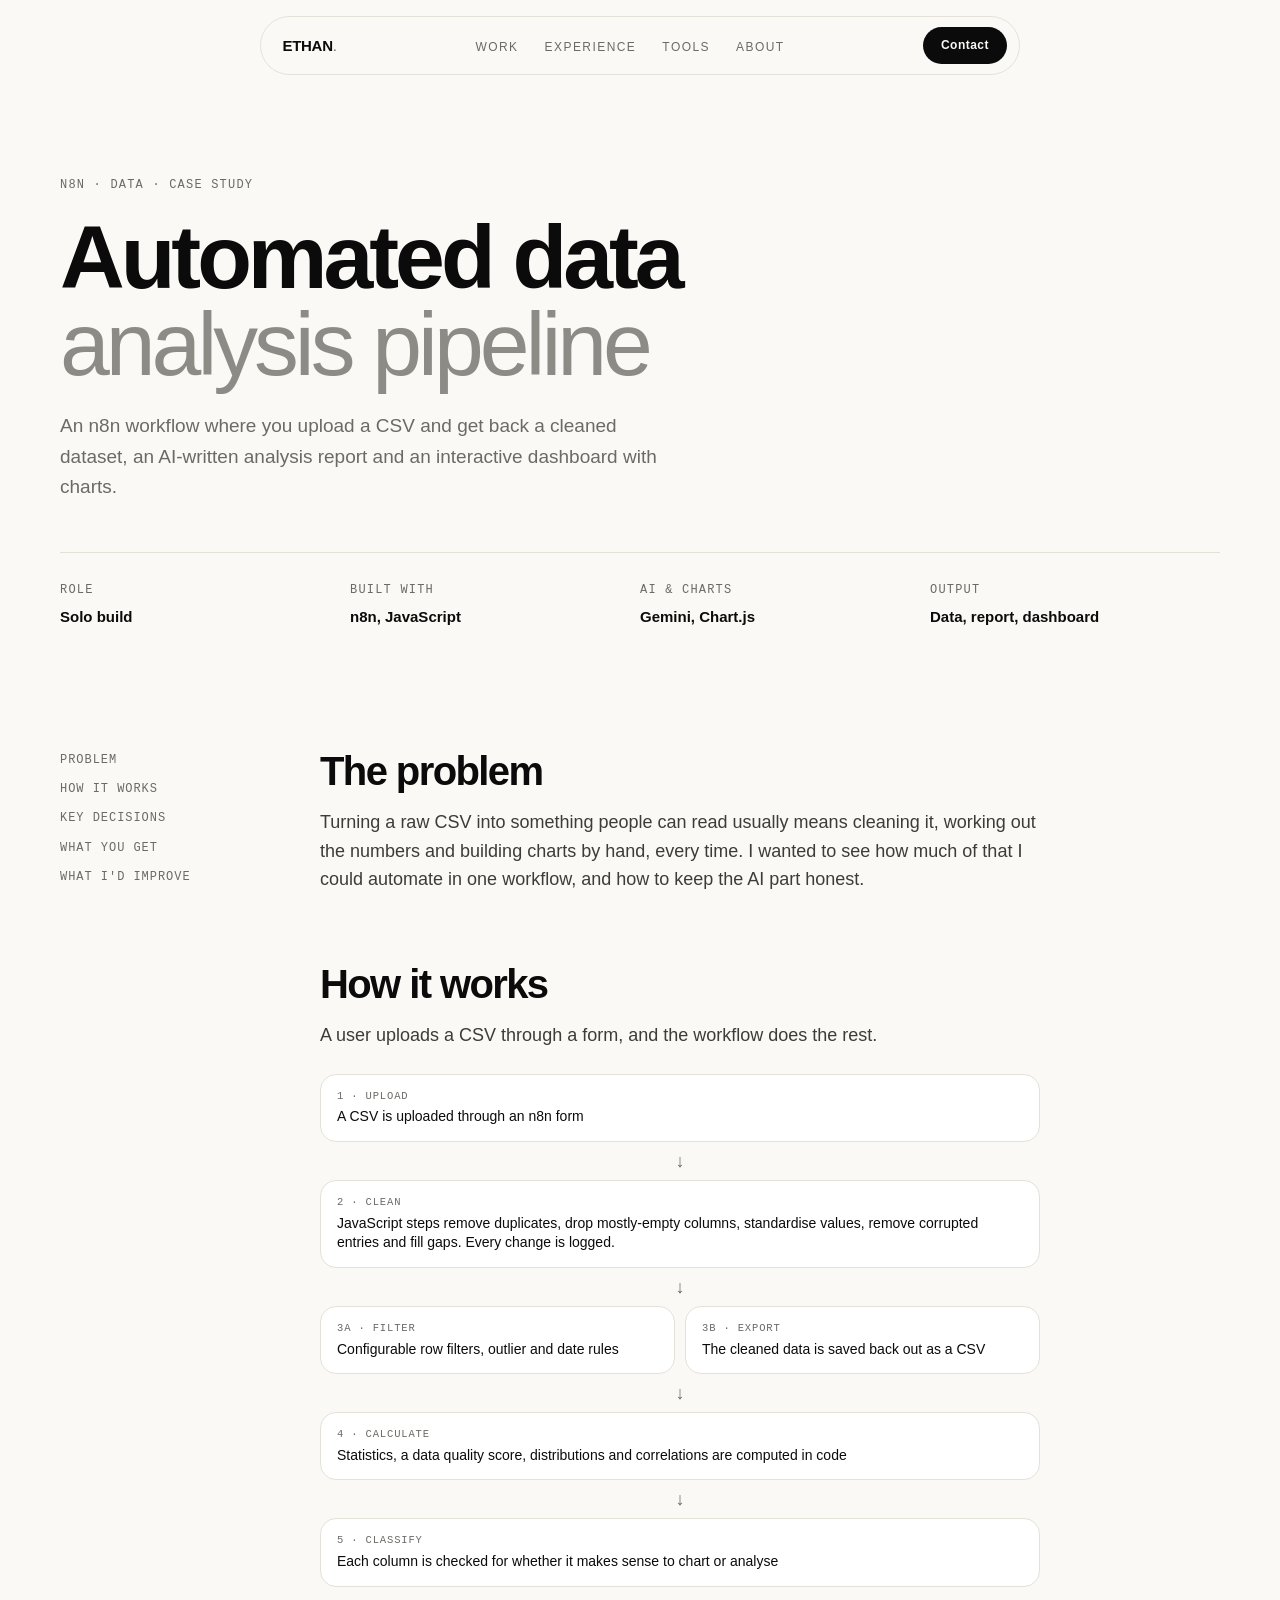
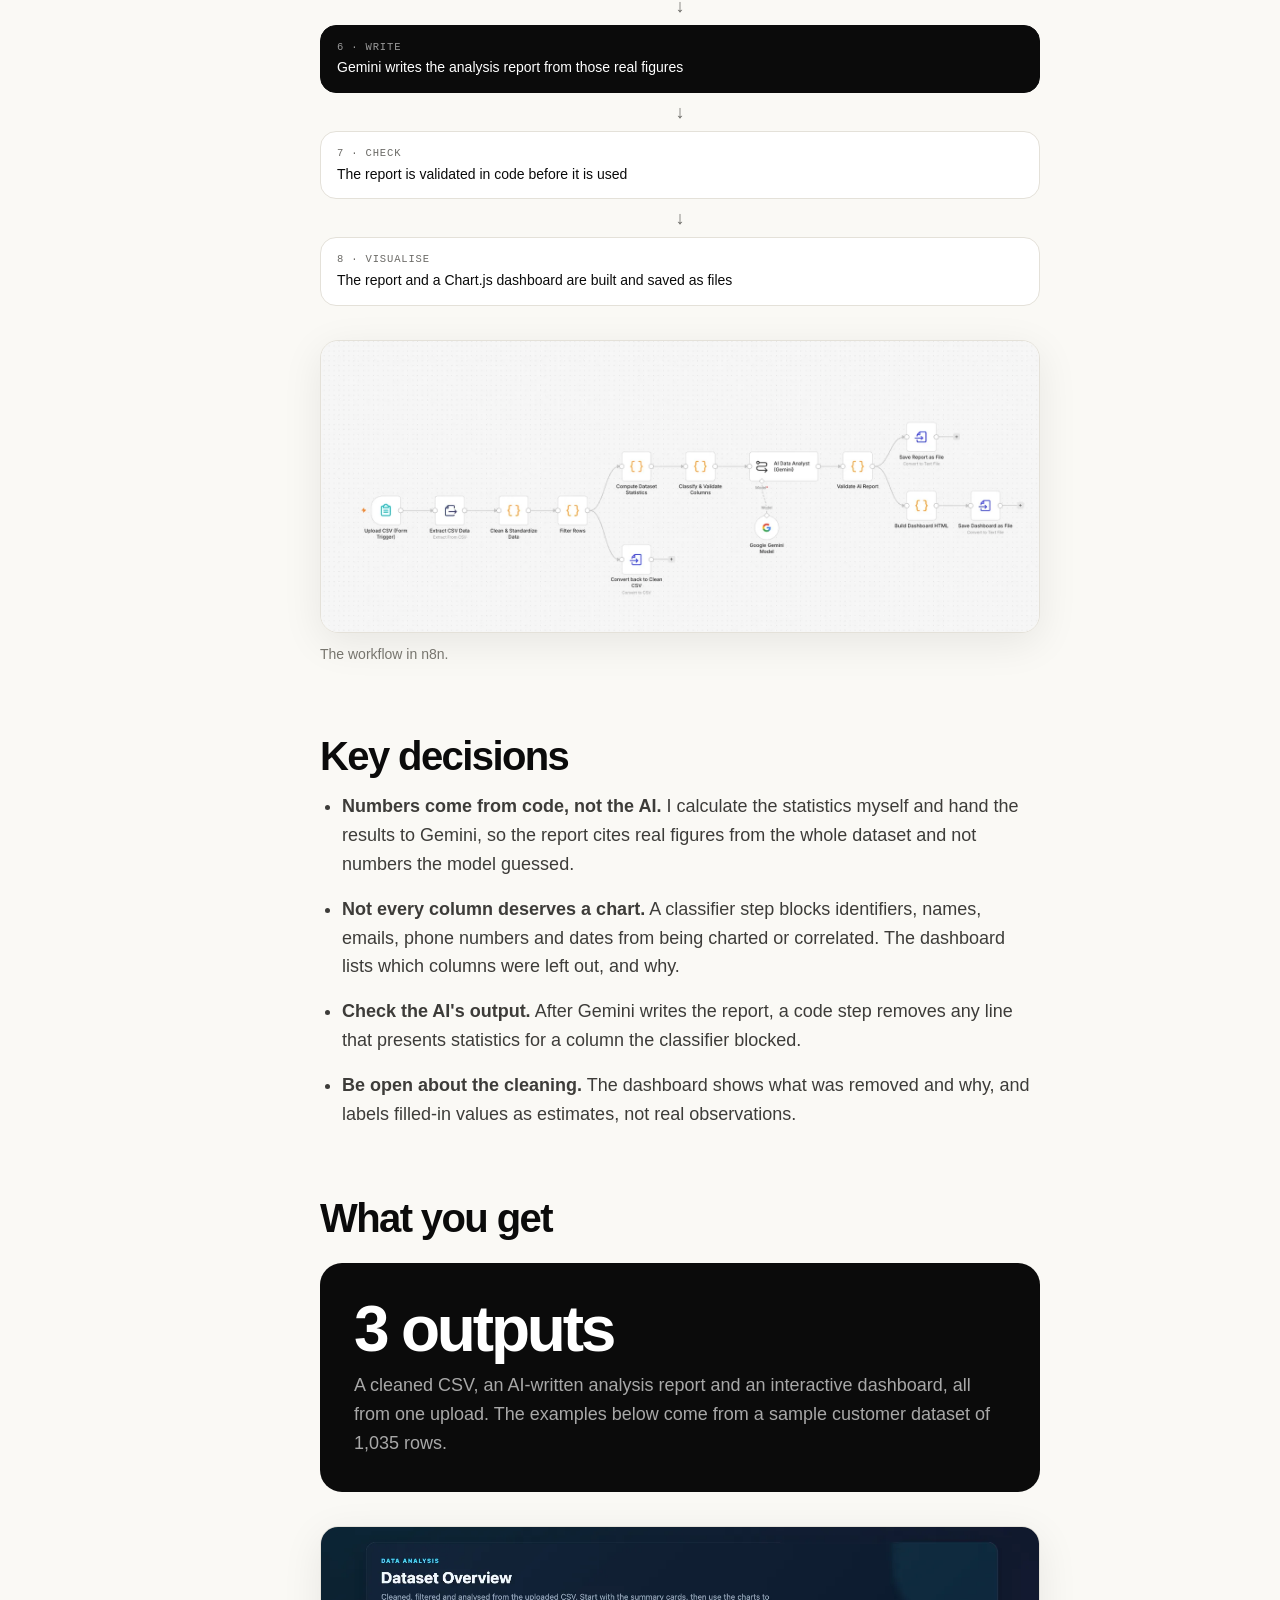
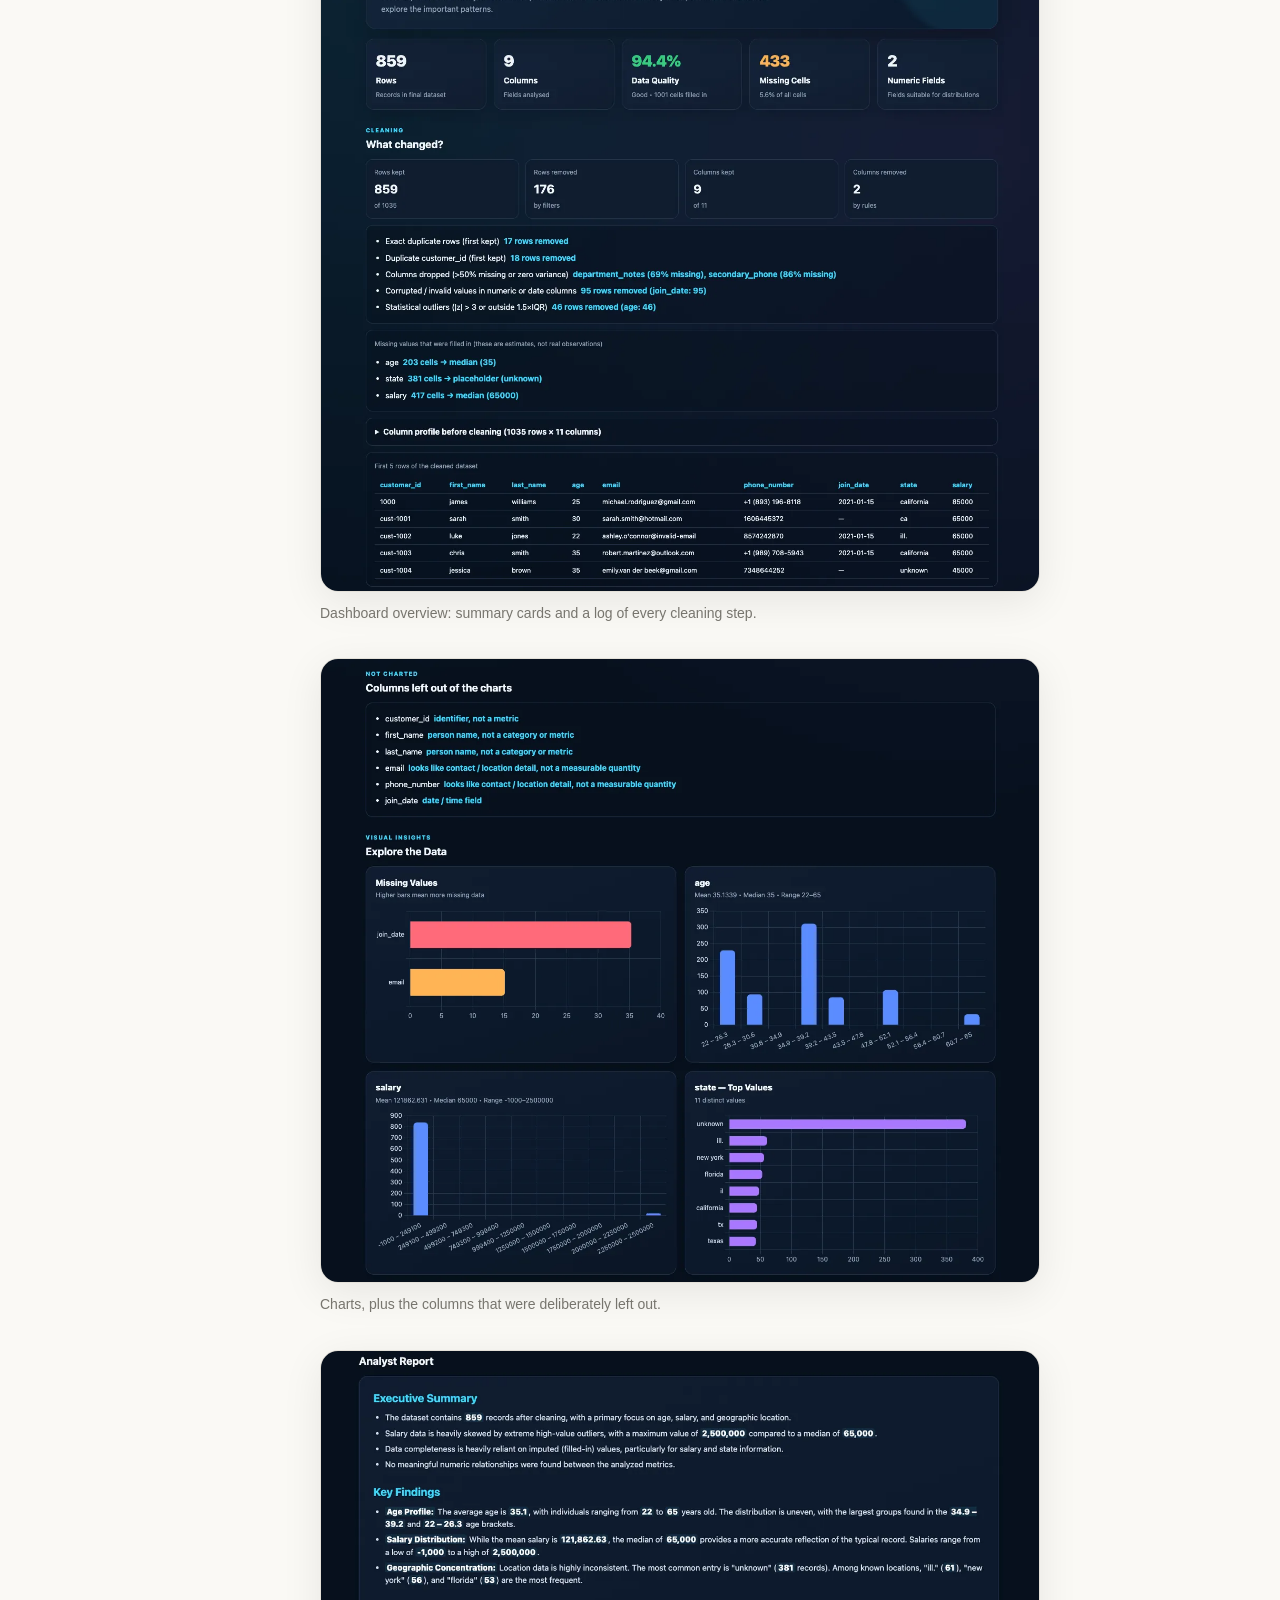
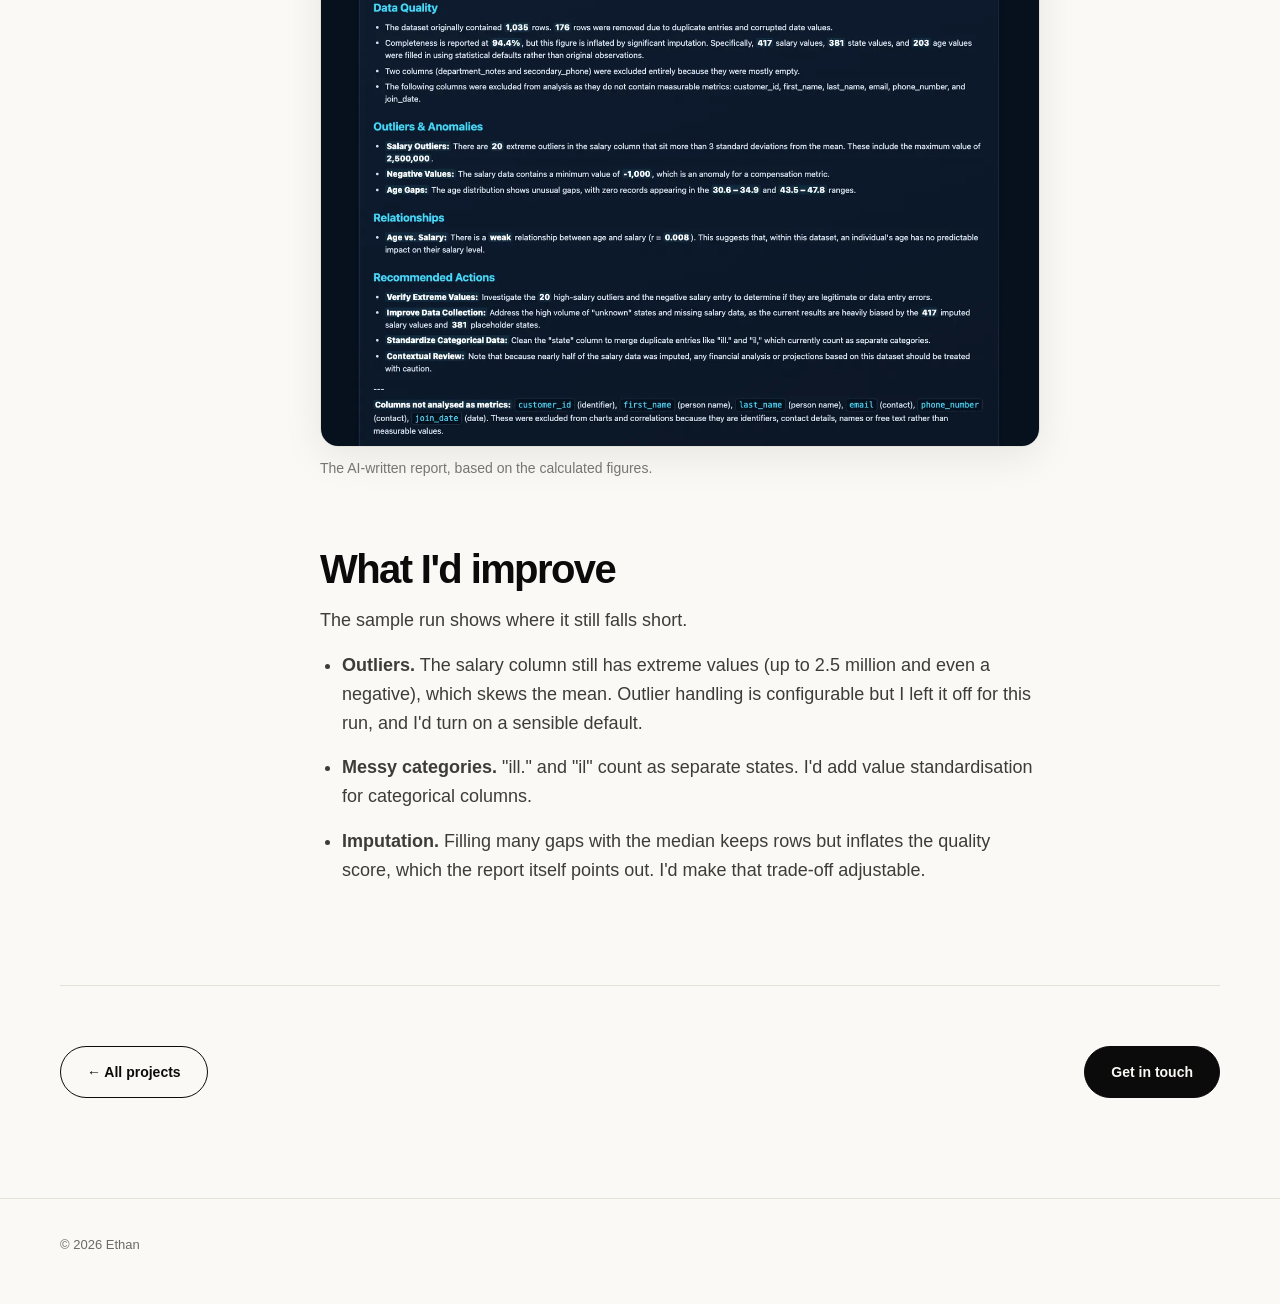
<file: projects/data-pipeline.html>
<!doctype html>
<html lang="en">
<head>
  <meta charset="utf-8">
  <meta name="viewport" content="width=device-width, initial-scale=1">
  <title>Automated data analysis pipeline — Ethan</title>
  <meta name="description" content="Case study: an n8n workflow that turns an uploaded CSV into a cleaned dataset, an AI-written report and an interactive dashboard.">
  <link rel="stylesheet" href="../styles.css">
</head>
<body>

<nav class="nav">
  <a class="logo" href="../index.html">ETHAN<span>.</span></a>
  <ul>
    <li><a href="../index.html#work">Work</a></li>
    <li><a href="../index.html#experience">Experience</a></li>
    <li><a href="../index.html#tools">Tools</a></li>
    <li><a href="../index.html#about">About</a></li>
  </ul>
  <a class="pill" href="../index.html#contact">Contact</a>
</nav>

<header class="case-hero">
  <div class="wrap">
    <span class="label">n8n · Data · Case study</span>
    <h1>Automated data <span class="light">analysis pipeline</span></h1>
    <p class="lede">An n8n workflow where you upload a CSV and get back a cleaned dataset, an AI-written analysis report and an interactive dashboard with charts.</p>
    <div class="facts">
      <div class="fact"><span class="label">Role</span><b>Solo build</b></div>
      <div class="fact"><span class="label">Built with</span><b>n8n, JavaScript</b></div>
      <div class="fact"><span class="label">AI &amp; charts</span><b>Gemini, Chart.js</b></div>
      <div class="fact"><span class="label">Output</span><b>Data, report, dashboard</b></div>
    </div>
  </div>
</header>

<div class="wrap doc">
  <aside class="toc">
    <a href="#problem">Problem</a>
    <a href="#build">How it works</a>
    <a href="#decisions">Key decisions</a>
    <a href="#result">What you get</a>
    <a href="#next">What I'd improve</a>
  </aside>

  <article class="prose">
    <h2 id="problem">The problem</h2>
    <p>Turning a raw CSV into something people can read usually means cleaning it, working out the numbers and building charts by hand, every time. I wanted to see how much of that I could automate in one workflow, and how to keep the AI part honest.</p>

    <h2 id="build">How it works</h2>
    <p>A user uploads a CSV through a form, and the workflow does the rest.</p>
    <div class="flow">
      <div class="row"><div class="node"><small>1 · Upload</small>A CSV is uploaded through an n8n form</div></div>
      <div class="arrow">↓</div>
      <div class="row"><div class="node"><small>2 · Clean</small>JavaScript steps remove duplicates, drop mostly-empty columns, standardise values, remove corrupted entries and fill gaps. Every change is logged.</div></div>
      <div class="arrow">↓</div>
      <div class="row">
        <div class="node"><small>3a · Filter</small>Configurable row filters, outlier and date rules</div>
        <div class="node"><small>3b · Export</small>The cleaned data is saved back out as a CSV</div>
      </div>
      <div class="arrow">↓</div>
      <div class="row"><div class="node"><small>4 · Calculate</small>Statistics, a data quality score, distributions and correlations are computed in code</div></div>
      <div class="arrow">↓</div>
      <div class="row"><div class="node"><small>5 · Classify</small>Each column is checked for whether it makes sense to chart or analyse</div></div>
      <div class="arrow">↓</div>
      <div class="row"><div class="node core"><small>6 · Write</small>Gemini writes the analysis report from those real figures</div></div>
      <div class="arrow">↓</div>
      <div class="row"><div class="node"><small>7 · Check</small>The report is validated in code before it is used</div></div>
      <div class="arrow">↓</div>
      <div class="row"><div class="node"><small>8 · Visualise</small>The report and a Chart.js dashboard are built and saved as files</div></div>
    </div>
    <figure class="shot">
      <img src="../images/pipeline-workflow.webp" width="1600" height="650" loading="lazy" alt="The n8n workflow canvas for the data analysis pipeline">
      <figcaption>The workflow in n8n.</figcaption>
    </figure>

    <h2 id="decisions">Key decisions</h2>
    <ul>
      <li><b>Numbers come from code, not the AI.</b> I calculate the statistics myself and hand the results to Gemini, so the report cites real figures from the whole dataset and not numbers the model guessed.</li>
      <li><b>Not every column deserves a chart.</b> A classifier step blocks identifiers, names, emails, phone numbers and dates from being charted or correlated. The dashboard lists which columns were left out, and why.</li>
      <li><b>Check the AI's output.</b> After Gemini writes the report, a code step removes any line that presents statistics for a column the classifier blocked.</li>
      <li><b>Be open about the cleaning.</b> The dashboard shows what was removed and why, and labels filled-in values as estimates, not real observations.</li>
    </ul>

    <h2 id="result">What you get</h2>
    <div class="result">
      <div class="big">3 outputs</div>
      <p>A cleaned CSV, an AI-written analysis report and an interactive dashboard, all from one upload. The examples below come from a sample customer dataset of 1,035 rows.</p>
    </div>
    <figure class="shot">
      <img src="../images/pipeline-overview.webp" width="1363" height="1261" loading="lazy" alt="Dashboard overview with summary cards and a log of what the cleaning step changed">
      <figcaption>Dashboard overview: summary cards and a log of every cleaning step.</figcaption>
    </figure>
    <figure class="shot">
      <img src="../images/pipeline-charts.webp" width="1368" height="1187" loading="lazy" alt="Dashboard charts for missing values, age, salary and state">
      <figcaption>Charts, plus the columns that were deliberately left out.</figcaption>
    </figure>
    <figure class="shot">
      <img src="../images/pipeline-report.webp" width="1300" height="1259" loading="lazy" alt="AI-written analyst report with findings and recommended actions">
      <figcaption>The AI-written report, based on the calculated figures.</figcaption>
    </figure>

    <h2 id="next">What I'd improve</h2>
    <p>The sample run shows where it still falls short.</p>
    <ul>
      <li><b>Outliers.</b> The salary column still has extreme values (up to 2.5 million and even a negative), which skews the mean. Outlier handling is configurable but I left it off for this run, and I'd turn on a sensible default.</li>
      <li><b>Messy categories.</b> "ill." and "il" count as separate states. I'd add value standardisation for categorical columns.</li>
      <li><b>Imputation.</b> Filling many gaps with the median keeps rows but inflates the quality score, which the report itself points out. I'd make that trade-off adjustable.</li>
    </ul>
  </article>
</div>

<div class="wrap next">
  <a class="btn ghost" href="../index.html#work">← All projects</a>
  <a class="btn solid" href="../index.html#contact">Get in touch</a>
</div>

<footer>
  <div class="wrap"><span>© 2026 Ethan</span></div>
</footer>
</body>
</html>
</file>
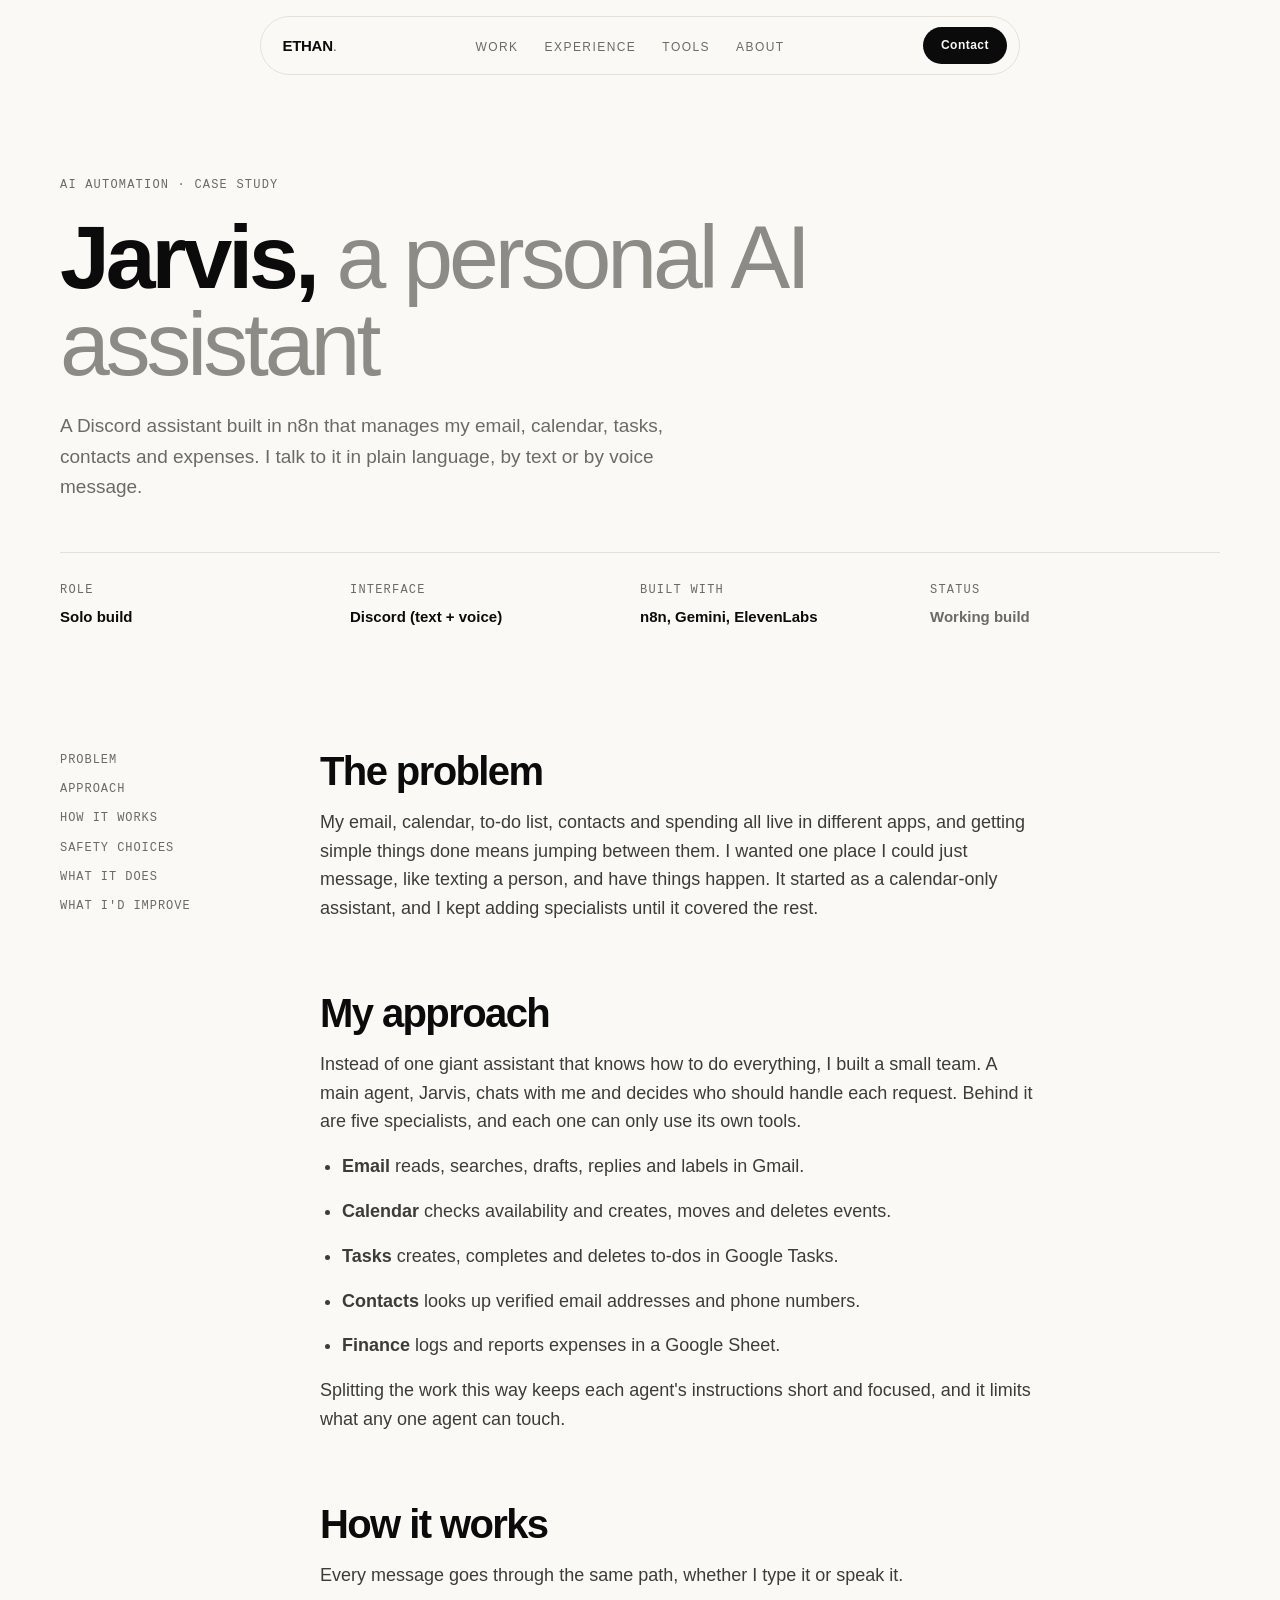
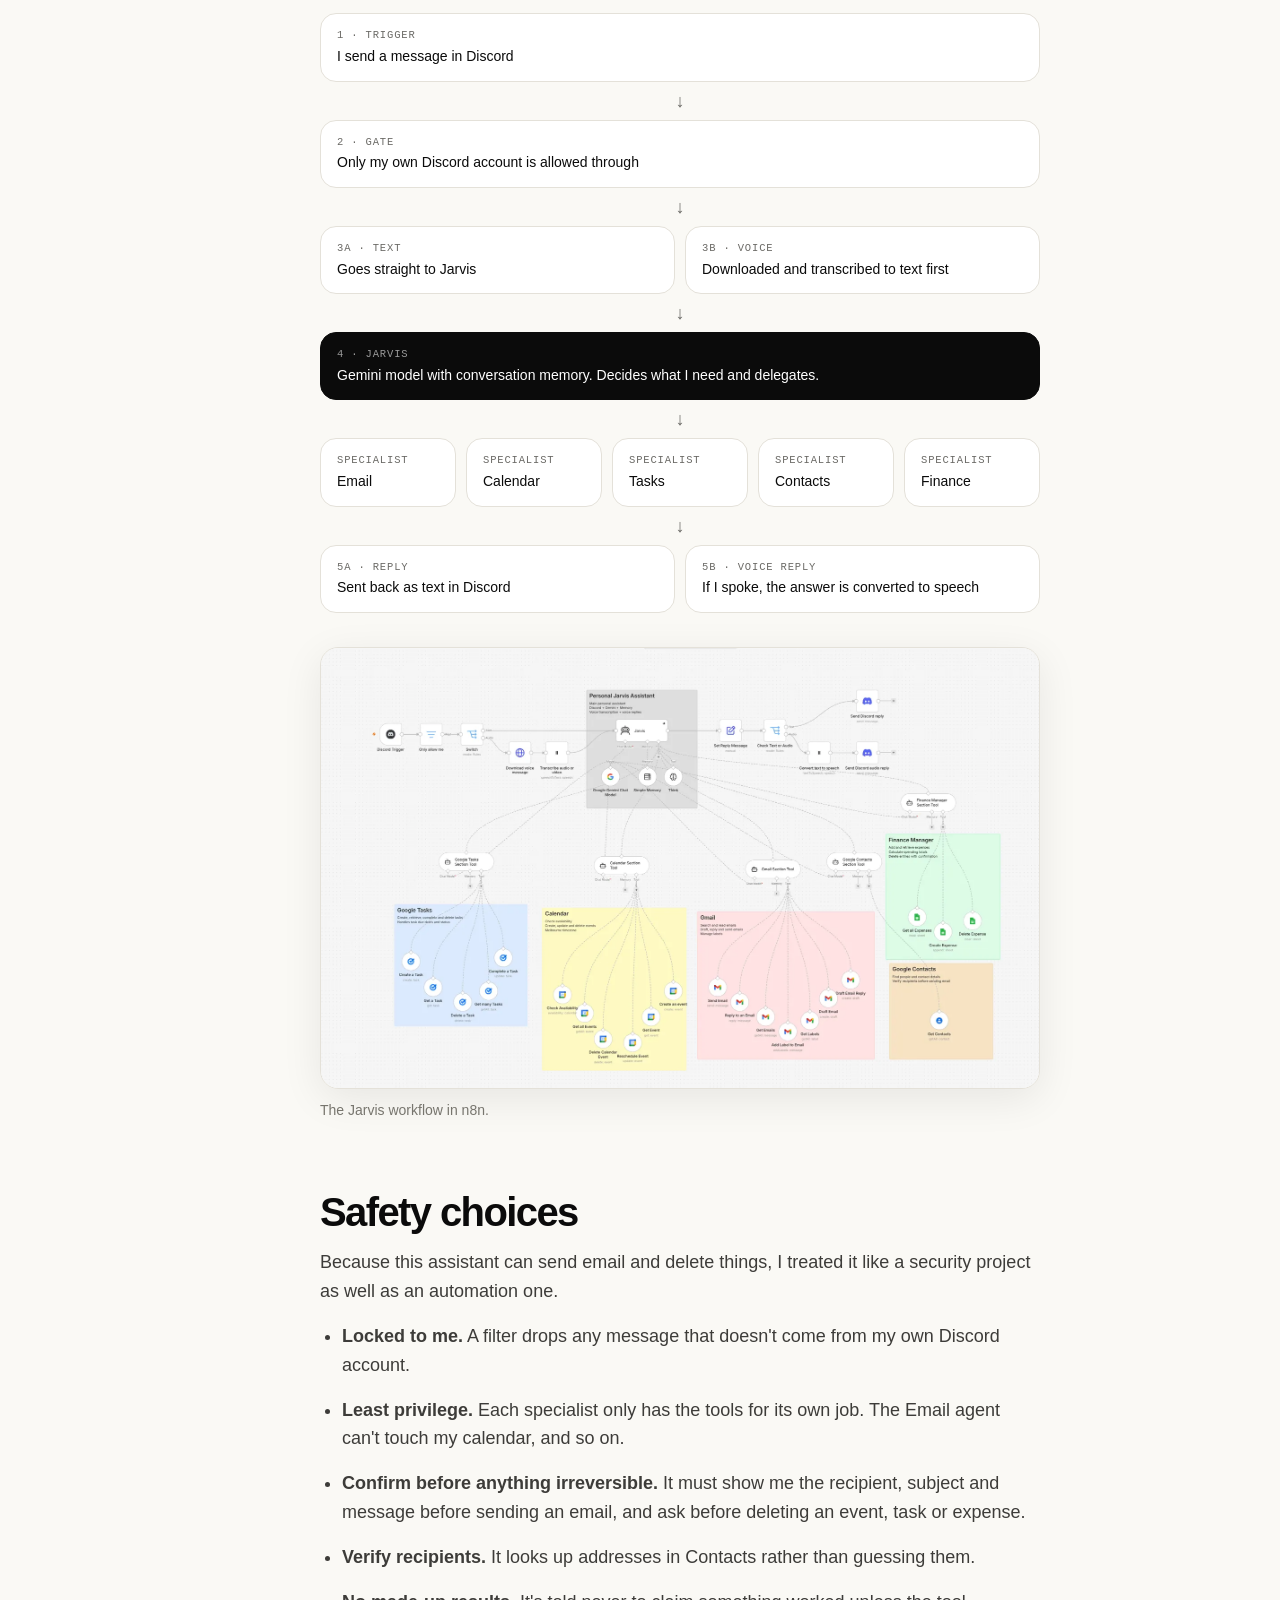
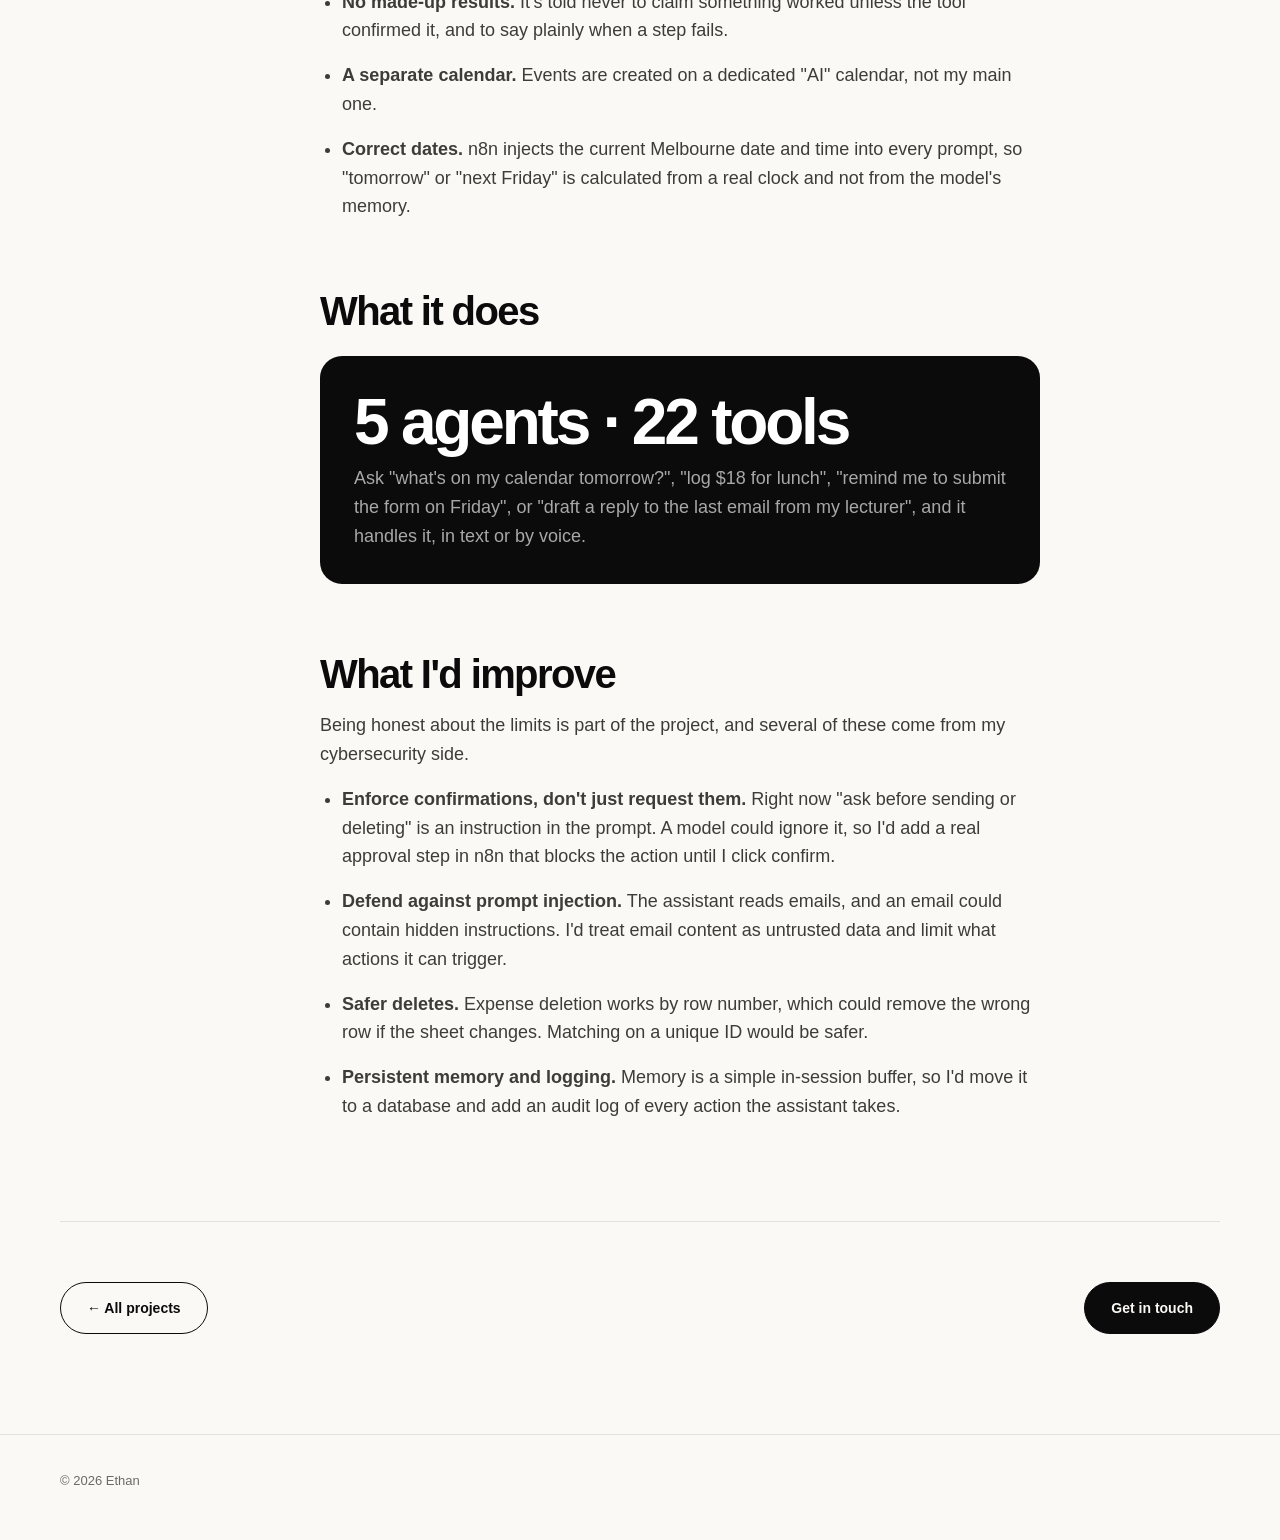
<file: projects/jarvis.html>
<!doctype html>
<html lang="en">
<head>
  <meta charset="utf-8">
  <meta name="viewport" content="width=device-width, initial-scale=1">
  <title>Jarvis, a personal AI assistant — Ethan</title>
  <meta name="description" content="Case study: a Discord AI assistant built in n8n with five specialist agents for email, calendar, tasks, contacts and expenses.">
  <link rel="stylesheet" href="../styles.css">
</head>
<body>

<nav class="nav">
  <a class="logo" href="../index.html">ETHAN<span>.</span></a>
  <ul>
    <li><a href="../index.html#work">Work</a></li>
    <li><a href="../index.html#experience">Experience</a></li>
    <li><a href="../index.html#tools">Tools</a></li>
    <li><a href="../index.html#about">About</a></li>
  </ul>
  <a class="pill" href="../index.html#contact">Contact</a>
</nav>

<header class="case-hero">
  <div class="wrap">
    <span class="label">AI automation · Case study</span>
    <h1>Jarvis, <span class="light">a personal AI assistant</span></h1>
    <p class="lede">A Discord assistant built in n8n that manages my email, calendar, tasks, contacts and expenses. I talk to it in plain language, by text or by voice message.</p>
    <div class="facts">
      <div class="fact"><span class="label">Role</span><b>Solo build</b></div>
      <div class="fact"><span class="label">Interface</span><b>Discord (text + voice)</b></div>
      <div class="fact"><span class="label">Built with</span><b>n8n, Gemini, ElevenLabs</b></div>
      <div class="fact"><span class="label">Status</span><b class="status">Working build</b></div>
    </div>
  </div>
</header>

<div class="wrap doc">
  <aside class="toc">
    <a href="#problem">Problem</a>
    <a href="#approach">Approach</a>
    <a href="#build">How it works</a>
    <a href="#safety">Safety choices</a>
    <a href="#result">What it does</a>
    <a href="#next">What I'd improve</a>
  </aside>

  <article class="prose">
    <h2 id="problem">The problem</h2>
    <p>My email, calendar, to-do list, contacts and spending all live in different apps, and getting simple things done means jumping between them. I wanted one place I could just message, like texting a person, and have things happen. It started as a calendar-only assistant, and I kept adding specialists until it covered the rest.</p>

    <h2 id="approach">My approach</h2>
    <p>Instead of one giant assistant that knows how to do everything, I built a small team. A main agent, Jarvis, chats with me and decides who should handle each request. Behind it are five specialists, and each one can only use its own tools.</p>
    <ul>
      <li><b>Email</b> reads, searches, drafts, replies and labels in Gmail.</li>
      <li><b>Calendar</b> checks availability and creates, moves and deletes events.</li>
      <li><b>Tasks</b> creates, completes and deletes to-dos in Google Tasks.</li>
      <li><b>Contacts</b> looks up verified email addresses and phone numbers.</li>
      <li><b>Finance</b> logs and reports expenses in a Google Sheet.</li>
    </ul>
    <p>Splitting the work this way keeps each agent's instructions short and focused, and it limits what any one agent can touch.</p>

    <h2 id="build">How it works</h2>
    <p>Every message goes through the same path, whether I type it or speak it.</p>
    <div class="flow">
      <div class="row"><div class="node"><small>1 · Trigger</small>I send a message in Discord</div></div>
      <div class="arrow">↓</div>
      <div class="row"><div class="node"><small>2 · Gate</small>Only my own Discord account is allowed through</div></div>
      <div class="arrow">↓</div>
      <div class="row">
        <div class="node"><small>3a · Text</small>Goes straight to Jarvis</div>
        <div class="node"><small>3b · Voice</small>Downloaded and transcribed to text first</div>
      </div>
      <div class="arrow">↓</div>
      <div class="row"><div class="node core"><small>4 · Jarvis</small>Gemini model with conversation memory. Decides what I need and delegates.</div></div>
      <div class="arrow">↓</div>
      <div class="row five">
        <div class="node"><small>Specialist</small>Email</div>
        <div class="node"><small>Specialist</small>Calendar</div>
        <div class="node"><small>Specialist</small>Tasks</div>
        <div class="node"><small>Specialist</small>Contacts</div>
        <div class="node"><small>Specialist</small>Finance</div>
      </div>
      <div class="arrow">↓</div>
      <div class="row">
        <div class="node"><small>5a · Reply</small>Sent back as text in Discord</div>
        <div class="node"><small>5b · Voice reply</small>If I spoke, the answer is converted to speech</div>
      </div>
    </div>
    <figure class="shot">
      <img src="../images/jarvis-workflow.webp" width="1600" height="981" loading="lazy" alt="The Jarvis workflow canvas in n8n with the main agent and its five specialist groups">
      <figcaption>The Jarvis workflow in n8n.</figcaption>
    </figure>

    <h2 id="safety">Safety choices</h2>
    <p>Because this assistant can send email and delete things, I treated it like a security project as well as an automation one.</p>
    <ul>
      <li><b>Locked to me.</b> A filter drops any message that doesn't come from my own Discord account.</li>
      <li><b>Least privilege.</b> Each specialist only has the tools for its own job. The Email agent can't touch my calendar, and so on.</li>
      <li><b>Confirm before anything irreversible.</b> It must show me the recipient, subject and message before sending an email, and ask before deleting an event, task or expense.</li>
      <li><b>Verify recipients.</b> It looks up addresses in Contacts rather than guessing them.</li>
      <li><b>No made-up results.</b> It's told never to claim something worked unless the tool confirmed it, and to say plainly when a step fails.</li>
      <li><b>A separate calendar.</b> Events are created on a dedicated "AI" calendar, not my main one.</li>
      <li><b>Correct dates.</b> n8n injects the current Melbourne date and time into every prompt, so "tomorrow" or "next Friday" is calculated from a real clock and not from the model's memory.</li>
    </ul>

    <h2 id="result">What it does</h2>
    <div class="result">
      <div class="big">5 agents · 22 tools</div>
      <p>Ask "what's on my calendar tomorrow?", "log $18 for lunch", "remind me to submit the form on Friday", or "draft a reply to the last email from my lecturer", and it handles it, in text or by voice.</p>
    </div>

    <h2 id="next">What I'd improve</h2>
    <p>Being honest about the limits is part of the project, and several of these come from my cybersecurity side.</p>
    <ul>
      <li><b>Enforce confirmations, don't just request them.</b> Right now "ask before sending or deleting" is an instruction in the prompt. A model could ignore it, so I'd add a real approval step in n8n that blocks the action until I click confirm.</li>
      <li><b>Defend against prompt injection.</b> The assistant reads emails, and an email could contain hidden instructions. I'd treat email content as untrusted data and limit what actions it can trigger.</li>
      <li><b>Safer deletes.</b> Expense deletion works by row number, which could remove the wrong row if the sheet changes. Matching on a unique ID would be safer.</li>
      <li><b>Persistent memory and logging.</b> Memory is a simple in-session buffer, so I'd move it to a database and add an audit log of every action the assistant takes.</li>
    </ul>
  </article>
</div>

<div class="wrap next">
  <a class="btn ghost" href="../index.html#work">← All projects</a>
  <a class="btn solid" href="../index.html#contact">Get in touch</a>
</div>

<footer>
  <div class="wrap"><span>© 2026 Ethan</span></div>
</footer>
</body>
</html>
</file>
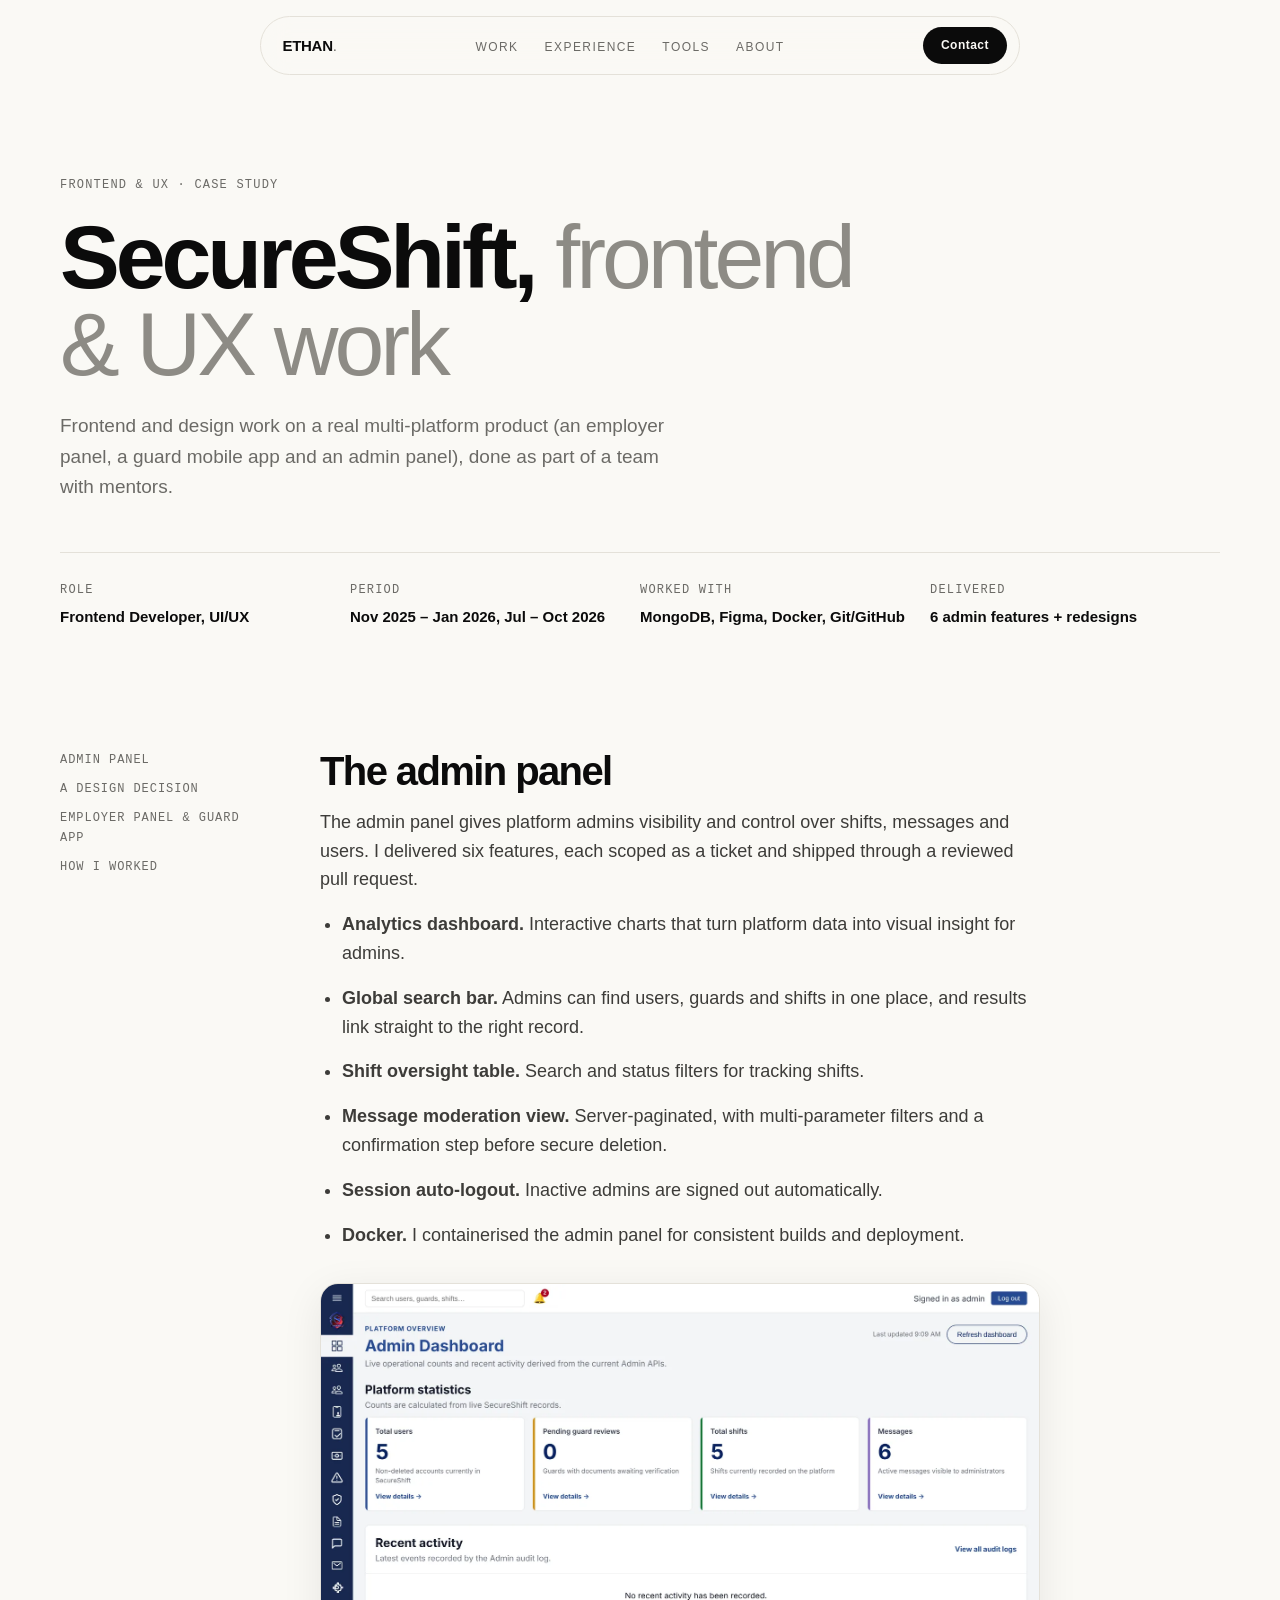
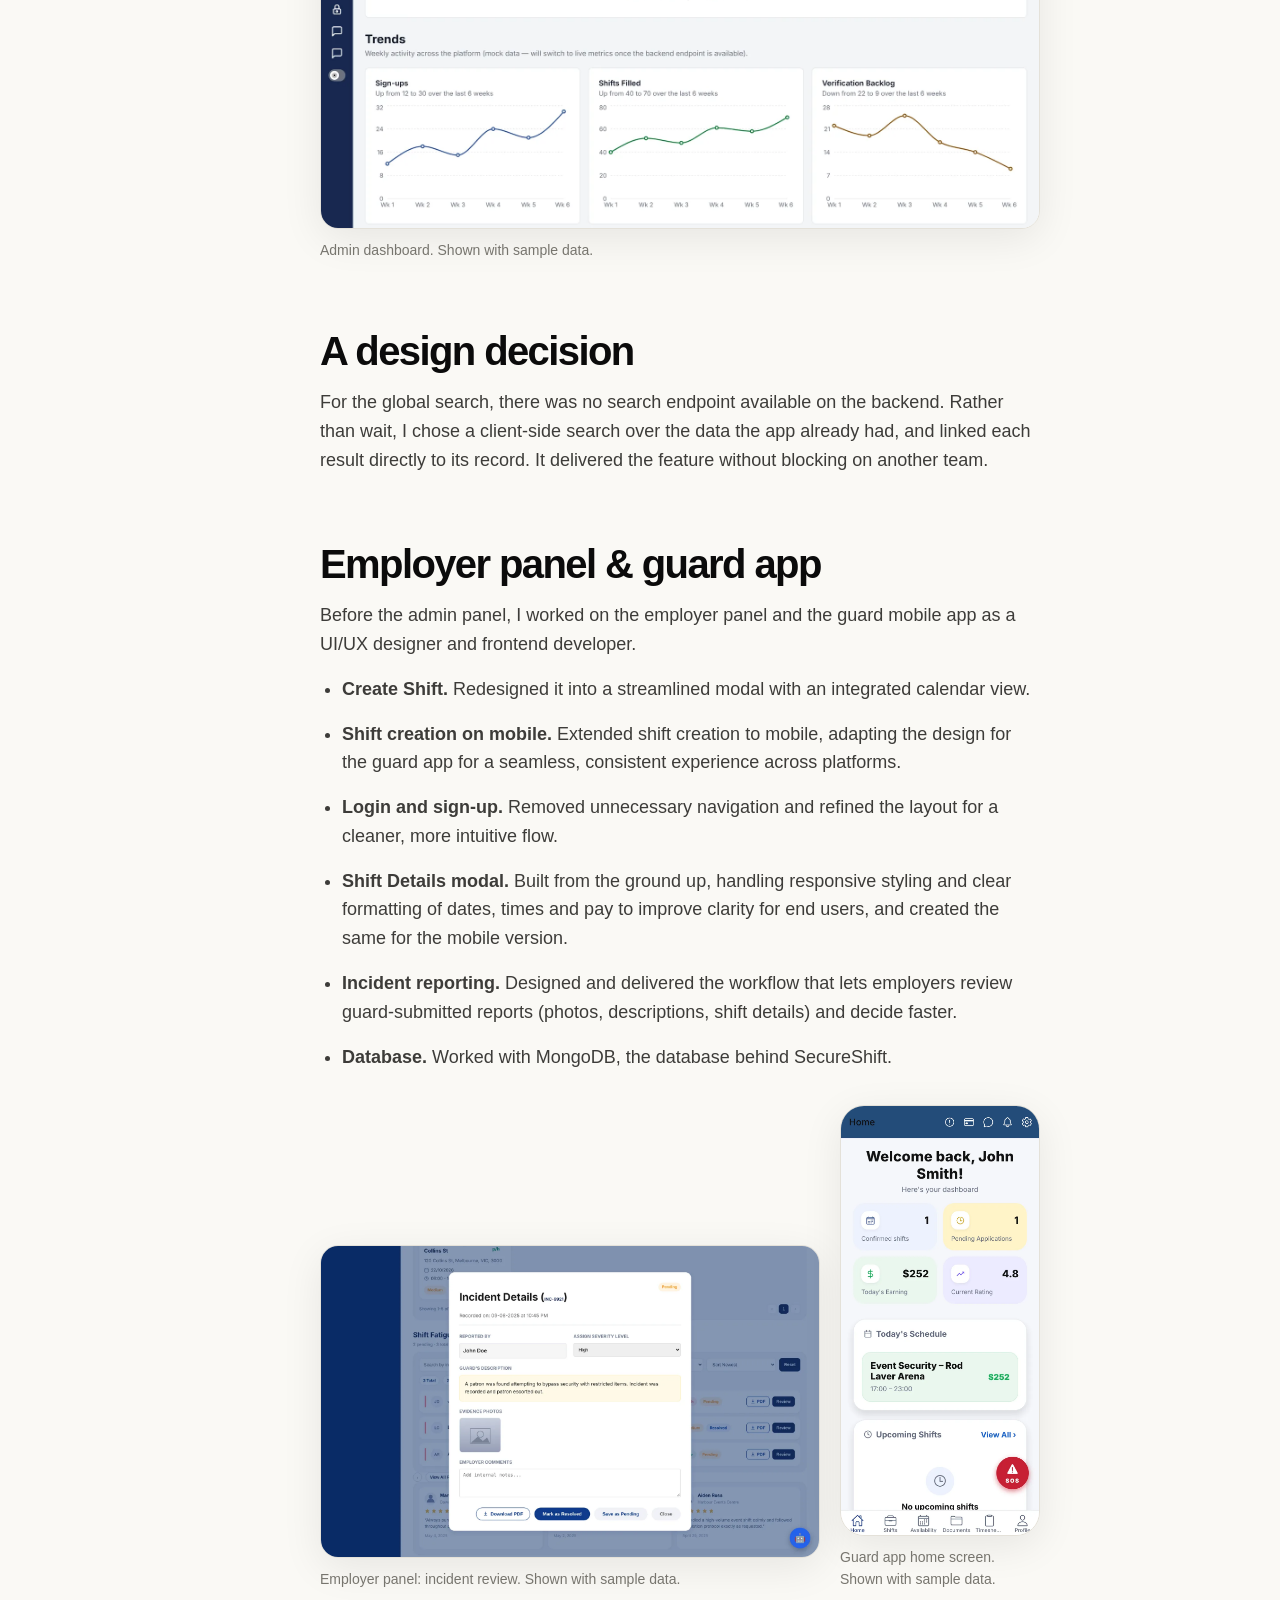
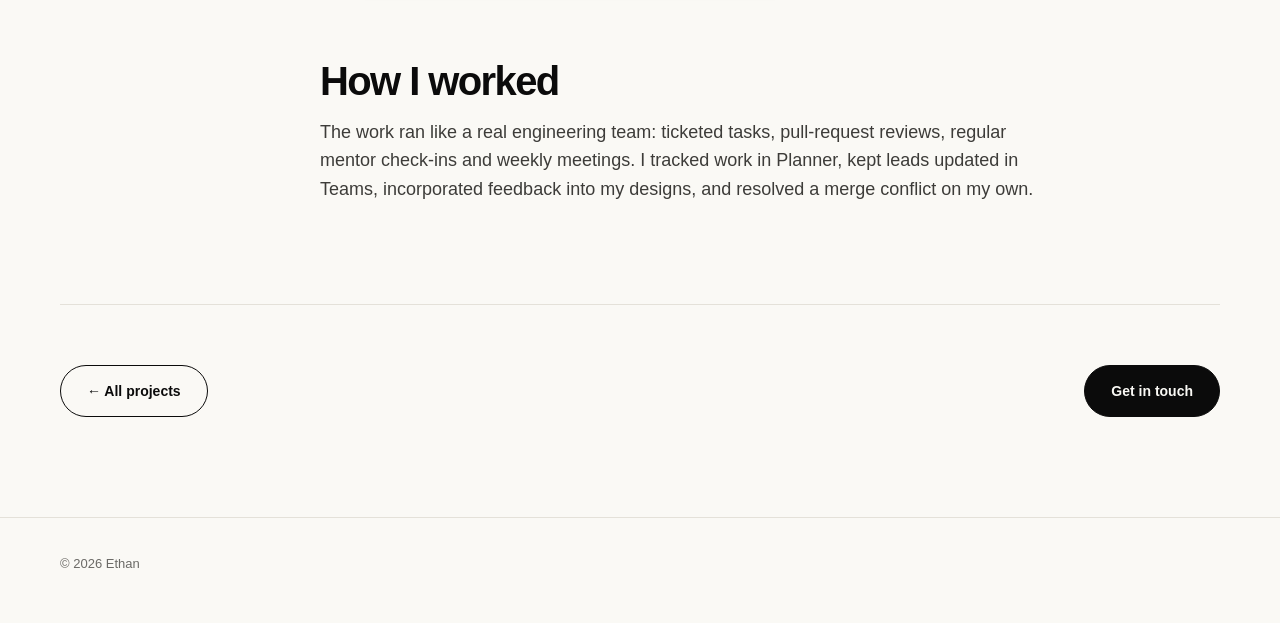
<file: projects/secureshift.html>
<!doctype html>
<html lang="en">
<head>
  <meta charset="utf-8">
  <meta name="viewport" content="width=device-width, initial-scale=1">
  <title>SecureShift frontend and UX work — Ethan</title>
  <meta name="description" content="Case study: frontend and UX work on SecureShift's admin panel, employer panel and guard app.">
  <link rel="stylesheet" href="../styles.css">
</head>
<body>

<nav class="nav">
  <a class="logo" href="../index.html">ETHAN<span>.</span></a>
  <ul>
    <li><a href="../index.html#work">Work</a></li>
    <li><a href="../index.html#experience">Experience</a></li>
    <li><a href="../index.html#tools">Tools</a></li>
    <li><a href="../index.html#about">About</a></li>
  </ul>
  <a class="pill" href="../index.html#contact">Contact</a>
</nav>

<header class="case-hero">
  <div class="wrap">
    <span class="label">Frontend &amp; UX · Case study</span>
    <h1>SecureShift, <span class="light">frontend &amp; UX work</span></h1>
    <p class="lede">Frontend and design work on a real multi-platform product (an employer panel, a guard mobile app and an admin panel), done as part of a team with mentors.</p>
    <div class="facts">
      <div class="fact"><span class="label">Role</span><b>Frontend Developer, UI/UX</b></div>
      <div class="fact"><span class="label">Period</span><b>Nov 2025 – Jan 2026, Jul – Oct 2026</b></div>
      <div class="fact"><span class="label">Worked with</span><b>MongoDB, Figma, Docker, Git/GitHub</b></div>
      <div class="fact"><span class="label">Delivered</span><b>6 admin features + redesigns</b></div>
    </div>
  </div>
</header>

<div class="wrap doc">
  <aside class="toc">
    <a href="#admin">Admin panel</a>
    <a href="#decision">A design decision</a>
    <a href="#earlier">Employer panel &amp; guard app</a>
    <a href="#team">How I worked</a>
  </aside>

  <article class="prose">
    <h2 id="admin">The admin panel</h2>
    <p>The admin panel gives platform admins visibility and control over shifts, messages and users. I delivered six features, each scoped as a ticket and shipped through a reviewed pull request.</p>
    <ul>
      <li><b>Analytics dashboard.</b> Interactive charts that turn platform data into visual insight for admins.</li>
      <li><b>Global search bar.</b> Admins can find users, guards and shifts in one place, and results link straight to the right record.</li>
      <li><b>Shift oversight table.</b> Search and status filters for tracking shifts.</li>
      <li><b>Message moderation view.</b> Server-paginated, with multi-parameter filters and a confirmation step before secure deletion.</li>
      <li><b>Session auto-logout.</b> Inactive admins are signed out automatically.</li>
      <li><b>Docker.</b> I containerised the admin panel for consistent builds and deployment.</li>
    </ul>
    <figure class="shot">
      <img src="../images/secureshift-admin.webp" width="1600" height="1211" loading="lazy" alt="Admin dashboard with analytics charts, shift and user totals">
      <figcaption>Admin dashboard. Shown with sample data.</figcaption>
    </figure>

    <h2 id="decision">A design decision</h2>
    <p>For the global search, there was no search endpoint available on the backend. Rather than wait, I chose a client-side search over the data the app already had, and linked each result directly to its record. It delivered the feature without blocking on another team.</p>

    <h2 id="earlier">Employer panel &amp; guard app</h2>
    <p>Before the admin panel, I worked on the employer panel and the guard mobile app as a UI/UX designer and frontend developer.</p>
    <ul>
      <li><b>Create Shift.</b> Redesigned it into a streamlined modal with an integrated calendar view.</li>
      <li><b>Shift creation on mobile.</b> Extended shift creation to mobile, adapting the design for the guard app for a seamless, consistent experience across platforms.</li>
      <li><b>Login and sign-up.</b> Removed unnecessary navigation and refined the layout for a cleaner, more intuitive flow.</li>
      <li><b>Shift Details modal.</b> Built from the ground up, handling responsive styling and clear formatting of dates, times and pay to improve clarity for end users, and created the same for the mobile version.</li>
      <li><b>Incident reporting.</b> Designed and delivered the workflow that lets employers review guard-submitted reports (photos, descriptions, shift details) and decide faster.</li>
      <li><b>Database.</b> Worked with MongoDB, the database behind SecureShift.</li>
    </ul>
    <div class="shots">
      <figure class="shot">
        <img src="../images/secureshift-employer.webp" width="1600" height="1000" loading="lazy" alt="Employer panel showing a guard-submitted incident report for review">
        <figcaption>Employer panel: incident review. Shown with sample data.</figcaption>
      </figure>
      <figure class="shot phone">
        <img src="../images/secureshift-guard.webp" width="780" height="1688" loading="lazy" alt="Guard mobile app home screen with today's shift and earnings">
        <figcaption>Guard app home screen. Shown with sample data.</figcaption>
      </figure>
    </div>

    <h2 id="team">How I worked</h2>
    <p>The work ran like a real engineering team: ticketed tasks, pull-request reviews, regular mentor check-ins and weekly meetings. I tracked work in Planner, kept leads updated in Teams, incorporated feedback into my designs, and resolved a merge conflict on my own.</p>
  </article>
</div>

<div class="wrap next">
  <a class="btn ghost" href="../index.html#work">← All projects</a>
  <a class="btn solid" href="../index.html#contact">Get in touch</a>
</div>

<footer>
  <div class="wrap"><span>© 2026 Ethan</span></div>
</footer>
</body>
</html>
</file>
<file: styles.css>
/* ============ Tokens ============ */
:root {
  --bg: #faf9f5;
  --bg-alt: #f2f0ea;
  --card: #ffffff;
  --ink: #0b0b0b;
  --muted: #6b6a66;
  --line: #e4e1d9;
  --dark: #0b0b0b;
  --dark-line: #232323;
  --accent: #2f5bea; /* change this one value to recolour the site */
  --radius: 22px;
  --sans: -apple-system, BlinkMacSystemFont, "SF Pro Display", "Inter", "Segoe UI", Roboto, Helvetica, Arial, sans-serif;
  --serif: ui-serif, "New York", "Iowan Old Style", Georgia, "Times New Roman", serif;
  --mono: ui-monospace, "SF Mono", Menlo, Consolas, monospace;
  --max: 1160px;
}

* { box-sizing: border-box; margin: 0; padding: 0; }
html { scroll-behavior: smooth; }
body {
  font-family: var(--sans);
  background: var(--bg);
  color: var(--ink);
  line-height: 1.6;
  -webkit-font-smoothing: antialiased;
  text-rendering: optimizeLegibility;
}
a { color: inherit; text-decoration: none; }
img, svg { max-width: 100%; display: block; }
.wrap { width: min(var(--max), 100% - 48px); margin-inline: auto; }

/* ============ Nav (floating pill) ============ */
.nav {
  position: fixed; top: 16px; left: 50%; transform: translateX(-50%);
  z-index: 50; width: min(760px, 100% - 24px);
  display: flex; align-items: center; justify-content: space-between;
  padding: 10px 12px 10px 22px;
  background: rgba(250, 249, 245, 0.78);
  backdrop-filter: saturate(180%) blur(14px);
  -webkit-backdrop-filter: saturate(180%) blur(14px);
  border: 1px solid var(--line);
  border-radius: 999px;
}
.logo { font-weight: 700; letter-spacing: -0.02em; font-size: 15px; }
.logo span { color: var(--muted); font-weight: 400; }
.nav ul { display: flex; gap: 26px; list-style: none; }
.nav ul a {
  font-size: 12px; letter-spacing: 0.12em; text-transform: uppercase;
  color: var(--muted); transition: color .2s;
}
.nav ul a:hover { color: var(--ink); }
.pill {
  font-size: 12px; font-weight: 600; letter-spacing: 0.04em;
  padding: 9px 18px; border-radius: 999px;
  background: var(--ink); color: var(--bg);
  transition: transform .2s, background .2s;
}
.pill:hover { transform: translateY(-1px); background: var(--accent); }

/* ============ Hero ============ */
.hero {
  min-height: 100svh; display: grid; place-items: center; text-align: center;
  padding: 120px 0 80px; position: relative; overflow: hidden;
}
/* cheap, GPU-friendly glow - no images, no video */
.hero::before {
  content: ""; position: absolute; inset: -20% -10% auto -10%; height: 90%;
  background:
    radial-gradient(600px 320px at 22% 30%, rgba(47, 91, 234, 0.13), transparent 70%),
    radial-gradient(520px 300px at 80% 20%, rgba(255, 170, 90, 0.16), transparent 70%);
  filter: blur(10px);
  animation: drift 18s ease-in-out infinite alternate;
  pointer-events: none;
}
@keyframes drift { to { transform: translate3d(2%, 3%, 0) scale(1.05); } }

.eyebrow {
  display: inline-flex; align-items: center; gap: 14px;
  font-size: 12px; letter-spacing: 0.32em; text-transform: uppercase; color: var(--muted);
}
.eyebrow::before, .eyebrow::after { content: ""; width: 36px; height: 1px; background: var(--line); }
.hero h1 {
  margin-top: 26px; font-size: clamp(54px, 11vw, 148px);
  line-height: 0.92; letter-spacing: -0.045em; font-weight: 800;
}
.hero h1 .light { font-weight: 300; color: #8d8b85; display: block; }
.hero .role {
  margin-top: 30px; font-family: var(--serif); font-style: italic;
  font-size: clamp(20px, 3vw, 30px); color: var(--ink);
}
.hero .role .caret { display: inline-block; width: 2px; height: 1em; background: var(--accent); margin-left: 4px; vertical-align: -0.12em; animation: blink 1s steps(2) infinite; }
@keyframes blink { 50% { opacity: 0; } }
.hero p.lede { margin: 18px auto 0; max-width: 560px; color: var(--muted); font-size: 17px; }
.hero .cta { margin-top: 34px; display: flex; gap: 12px; justify-content: center; flex-wrap: wrap; }
.btn {
  padding: 14px 26px; border-radius: 999px; font-size: 14px; font-weight: 600;
  border: 1px solid var(--ink); transition: transform .2s, background .2s, color .2s;
}
.btn.solid { background: var(--ink); color: var(--bg); }
.btn.ghost { background: transparent; }
.btn:hover { transform: translateY(-2px); }
.btn.solid:hover { background: var(--accent); border-color: var(--accent); }
.scroll-hint { position: absolute; bottom: 28px; left: 50%; width: 1px; height: 46px; background: linear-gradient(var(--ink), transparent); opacity: .35; }

/* ============ Sections ============ */
section { padding: 120px 0; }
.label { font-family: var(--mono); font-size: 12px; letter-spacing: 0.1em; text-transform: uppercase; color: var(--muted); }
h2 {
  margin-top: 14px; font-size: clamp(36px, 5.5vw, 68px);
  line-height: 1.02; letter-spacing: -0.04em; font-weight: 700;
}
h2 em, .serif { font-family: var(--serif); font-style: italic; font-weight: 400; letter-spacing: -0.02em; }
h2 .light { font-weight: 300; color: #8d8b85; }
.section-head { display: flex; justify-content: space-between; align-items: end; gap: 40px; flex-wrap: wrap; }
.section-head p { max-width: 420px; color: var(--muted); }

/* ============ Project cards ============ */
.grid { margin-top: 56px; display: grid; grid-template-columns: repeat(3, 1fr); gap: 20px; }
.card {
  background: var(--card); border: 1px solid var(--line); border-radius: var(--radius);
  padding: 30px; display: flex; flex-direction: column; min-height: 400px;
  transition: transform .35s cubic-bezier(.2,.7,.2,1), box-shadow .35s, border-color .35s;
}
.card:hover { transform: translateY(-6px); box-shadow: 0 24px 50px -24px rgba(0,0,0,.22); border-color: #d6d2c7; }
.tags { display: flex; gap: 8px; flex-wrap: wrap; }
.tag {
  font-size: 10px; letter-spacing: 0.14em; text-transform: uppercase; font-weight: 600;
  padding: 6px 12px; border: 1px solid var(--line); border-radius: 999px; color: var(--muted);
}
.metric { margin-top: 38px; font-size: 56px; font-weight: 700; letter-spacing: -0.05em; line-height: 1; }
.metric small { display: block; margin-top: 8px; font-family: var(--mono); font-size: 11px; letter-spacing: .1em; text-transform: uppercase; color: var(--muted); font-weight: 400; }
.card h3 { margin-top: 28px; font-size: 22px; letter-spacing: -0.02em; line-height: 1.2; }
.card p { margin-top: 10px; color: var(--muted); font-size: 15px; }
.card .more {
  margin-top: auto; padding-top: 26px; font-size: 13px; font-weight: 600;
  display: flex; justify-content: space-between; align-items: center;
}
.card .more span { transition: transform .25s; }
.card:hover .more span { transform: translate(4px, -4px); }

/* ============ Tools (logo tiles: grey -> brand colour + name on hover) ============ */
.tools { margin-top: 48px; display: grid; grid-template-columns: repeat(5, 1fr); gap: 14px; }
.logo-tile {
  position: relative; aspect-ratio: 1; border-radius: 24px;
  background: var(--card); border: 1px solid var(--line);
  display: grid; place-items: center; cursor: default; outline: none;
  transition: transform .3s cubic-bezier(.2,.7,.2,1), border-color .3s, box-shadow .3s;
}
.logo-tile svg { width: 44px; height: 44px; fill: #b4b1a8; transition: fill .3s, transform .3s cubic-bezier(.2,.7,.2,1); }
.logo-tile span {
  position: absolute; left: 0; right: 0; bottom: 14px; text-align: center;
  font-size: 12px; font-weight: 600; letter-spacing: .04em; color: var(--ink);
  opacity: 0; transform: translateY(6px); transition: opacity .3s, transform .3s;
}
.logo-tile:hover, .logo-tile:focus-visible { transform: translateY(-4px); border-color: var(--brand); box-shadow: 0 18px 40px -22px var(--brand); }
.logo-tile:hover svg, .logo-tile:focus-visible svg { fill: var(--brand); transform: translateY(-8px) scale(1.06); }
.logo-tile:hover span, .logo-tile:focus-visible span { opacity: 1; transform: none; }
@media (hover: none) { /* touch screens can't hover, so always show names */
  .logo-tile svg { fill: var(--brand); transform: translateY(-8px); }
  .logo-tile span { opacity: 1; transform: none; }
}
.exploring { margin-top: 40px; display: flex; gap: 10px; flex-wrap: wrap; align-items: center; }
.exploring .tag { font-size: 11px; padding: 8px 14px; }

/* ============ About + contact ============ */
.about { display: grid; grid-template-columns: 1fr 1.2fr; gap: 60px; align-items: start; }
.about p { color: var(--muted); font-size: 18px; margin-top: 18px; }
.about p:first-of-type { margin-top: 0; }
.contact { text-align: center; }
.contact h2 { margin-inline: auto; max-width: 14ch; }
.contact .cta { margin-top: 34px; display: flex; gap: 12px; justify-content: center; flex-wrap: wrap; }
footer { padding: 36px 0 48px; border-top: 1px solid var(--line); color: var(--muted); font-size: 13px; }
footer .wrap { display: flex; justify-content: space-between; flex-wrap: wrap; gap: 12px; }

/* ============ Case-study pages ============ */
.case-hero { padding: 170px 0 60px; }
.case-hero h1 { margin-top: 18px; font-size: clamp(40px, 7vw, 92px); line-height: 0.98; letter-spacing: -0.045em; font-weight: 800; max-width: 16ch; }
.case-hero h1 .light { font-weight: 300; color: #8d8b85; }
.case-hero p.lede { margin-top: 22px; max-width: 620px; color: var(--muted); font-size: 19px; }
.facts { margin-top: 50px; display: grid; grid-template-columns: repeat(4, 1fr); border-top: 1px solid var(--line); }
.fact { padding: 22px 0; }
.fact b { display: block; font-size: 15px; margin-top: 4px; }
.doc { display: grid; grid-template-columns: 200px 1fr; gap: 60px; padding: 40px 0 100px; }
.toc { position: sticky; top: 100px; align-self: start; display: flex; flex-direction: column; gap: 10px; }
.toc a { font-family: var(--mono); font-size: 12px; letter-spacing: .08em; text-transform: uppercase; color: var(--muted); }
.toc a:hover { color: var(--ink); }
.prose { max-width: 720px; }
.prose h2 { font-size: clamp(28px, 3.6vw, 40px); margin-top: 70px; }
.prose h2:first-child { margin-top: 0; }
.prose p, .prose li { margin-top: 16px; font-size: 18px; color: #3d3c39; }
.prose ul { padding-left: 22px; }
.prose code { font-family: var(--mono); font-size: .88em; background: var(--bg-alt); padding: 2px 7px; border-radius: 6px; }
.placeholder-box {
  margin-top: 24px; border: 1px dashed #c9c5b8; border-radius: var(--radius);
  aspect-ratio: 16 / 8; display: grid; place-items: center; text-align: center;
  color: var(--muted); font-size: 14px; background: repeating-linear-gradient(135deg, transparent 0 14px, rgba(0,0,0,.025) 14px 15px);
}
.result {
  margin-top: 24px; padding: 34px; background: var(--dark); color: #fff; border-radius: var(--radius);
}
.result .big { font-size: 64px; font-weight: 700; letter-spacing: -0.05em; line-height: 1; }
.result p { color: #a8a8a8 !important; margin-top: 10px; }
.next { padding: 60px 0 100px; border-top: 1px solid var(--line); display: flex; justify-content: space-between; align-items: center; gap: 20px; flex-wrap: wrap; }

/* ============ Scroll reveal (cheap: opacity + transform only) ============ */
.reveal { opacity: 0; transform: translateY(22px); transition: opacity .8s ease, transform .8s cubic-bezier(.2,.7,.2,1); }
.reveal.in { opacity: 1; transform: none; }
.d1 { transition-delay: .08s; } .d2 { transition-delay: .16s; } .d3 { transition-delay: .24s; }

@media (prefers-reduced-motion: reduce) {
  html { scroll-behavior: auto; }
  .reveal { opacity: 1; transform: none; transition: none; }
  .hero::before, .caret { animation: none; }
}

/* ============ Responsive ============ */
@media (max-width: 900px) {
  .grid { grid-template-columns: 1fr 1fr; }
  .about, .doc { grid-template-columns: 1fr; gap: 30px; }
  .toc { position: static; flex-direction: row; flex-wrap: wrap; }
  .facts { grid-template-columns: 1fr 1fr; }
}
@media (max-width: 620px) {
  .nav ul { display: none; }
  .grid { grid-template-columns: 1fr; }
  section { padding: 84px 0; }
}

/* ============ Extra: featured card, coming-soon card, flow diagram ============ */
.card.wide { grid-column: span 2; }
.card.soon { border-style: dashed; background: transparent; justify-content: center; align-items: center; text-align: center; color: var(--muted); }
.card.soon:hover { transform: none; box-shadow: none; border-color: var(--line); }
.card.soon b { color: var(--ink); font-size: 18px; letter-spacing: -0.01em; }
.card.soon p { max-width: 24ch; }
.status { display: inline-flex; align-items: center; gap: 8px; font-size: 12px; color: var(--muted); }
.status::before { content: ""; width: 7px; height: 7px; border-radius: 50%; background: #3fb26b; }

.flow { margin-top: 24px; display: grid; gap: 10px; }
.flow .row { display: grid; grid-template-columns: repeat(auto-fit, minmax(150px, 1fr)); gap: 10px; }
.node {
  border: 1px solid var(--line); background: var(--card); border-radius: 16px; padding: 14px 16px;
  font-size: 14px; line-height: 1.4;
}
.node small { display: block; font-family: var(--mono); font-size: 10.5px; letter-spacing: .08em; text-transform: uppercase; color: var(--muted); margin-bottom: 4px; }
.node.core { background: var(--dark); color: #fff; border-color: var(--dark); }
.node.core small { color: #9a9a9a; }
.arrow { text-align: center; color: var(--muted); font-size: 18px; line-height: 1; }
.prose h3 { margin-top: 30px; font-size: 20px; letter-spacing: -0.02em; }

@media (max-width: 900px) { .card.wide { grid-column: span 2; } }
@media (max-width: 620px) { .card.wide { grid-column: auto; } }

.row.five { grid-template-columns: repeat(5, 1fr); }
.placeholder-box > div { padding: 0 20px; }
@media (max-width: 900px) { .tools { grid-template-columns: repeat(3, 1fr); } .row.five { grid-template-columns: repeat(2, 1fr); } }

/* ============ Static cards, small metric, experience rows ============ */
.metric.sm { font-size: 38px; letter-spacing: -0.04em; margin-top: 44px; }
.card.static:hover { transform: none; box-shadow: none; border-color: var(--line); }
.xp { margin-top: 48px; border-top: 1px solid var(--line); }
.xp-row { display: grid; grid-template-columns: 200px 1fr; gap: 30px; padding: 30px 0; border-bottom: 1px solid var(--line); }
.xp-row .when { font-family: var(--mono); font-size: 12px; letter-spacing: .08em; text-transform: uppercase; color: var(--muted); padding-top: 6px; }
.xp-row h3 { font-size: 22px; letter-spacing: -0.02em; line-height: 1.25; }
.xp-row .where { margin-top: 4px; color: var(--muted); font-size: 15px; }
.xp-row ul { margin-top: 14px; padding-left: 20px; color: #3d3c39; font-size: 16px; }
.xp-row li { margin-top: 6px; }
@media (max-width: 700px) { .xp-row { grid-template-columns: 1fr; gap: 8px; } }

/* screenshots */
.shot{margin:34px 0 0}
.shot img{width:100%;height:auto;display:block;border-radius:18px;border:1px solid var(--line,#e6e3da);box-shadow:0 10px 40px rgba(0,0,0,.08)}
.shot figcaption{margin-top:10px;font-size:14px;color:#77756e}
.shots{display:grid;grid-template-columns:1fr 200px;gap:20px;align-items:end;margin-top:34px}
.shots .shot{margin:0}
.shot.phone img{border-radius:24px}
@media(max-width:640px){.shots{grid-template-columns:1fr}.shot.phone{max-width:220px}}

.btn.copied{background:var(--accent)!important;border-color:var(--accent)!important}
</file>
